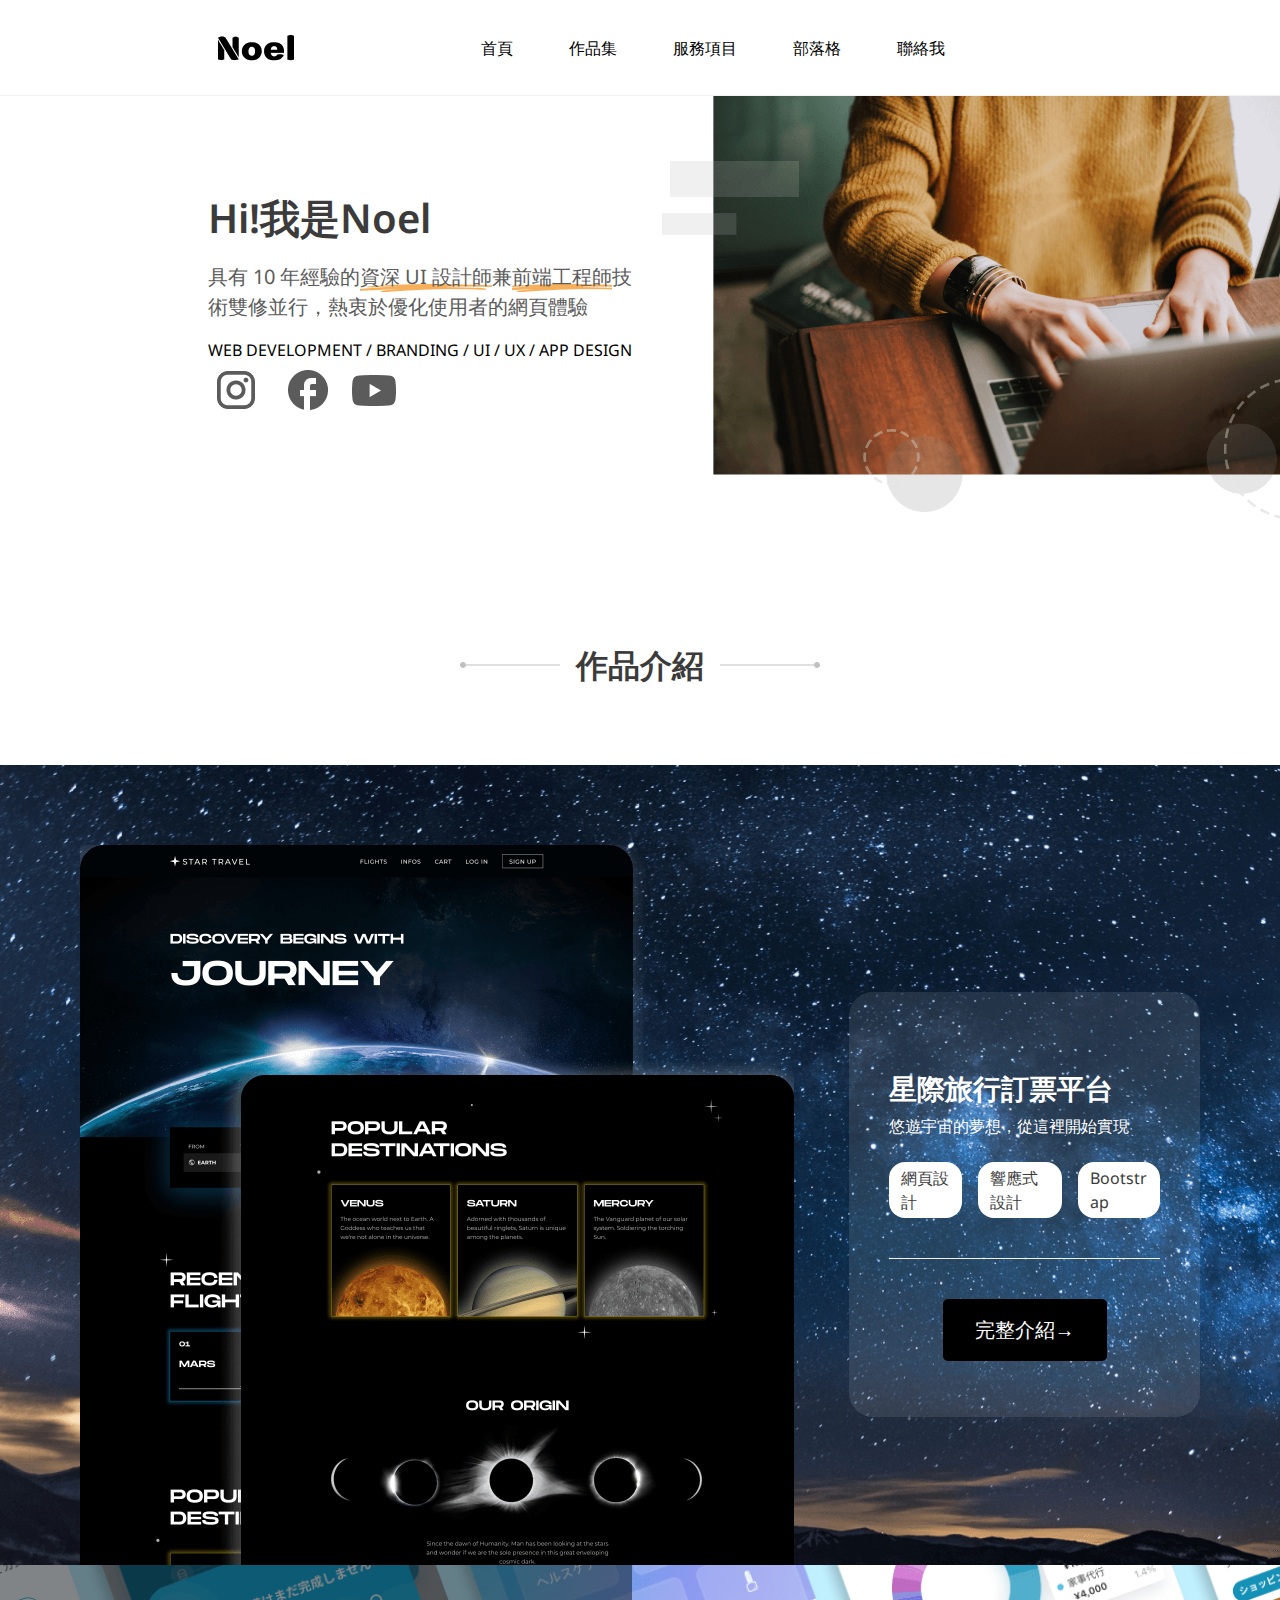
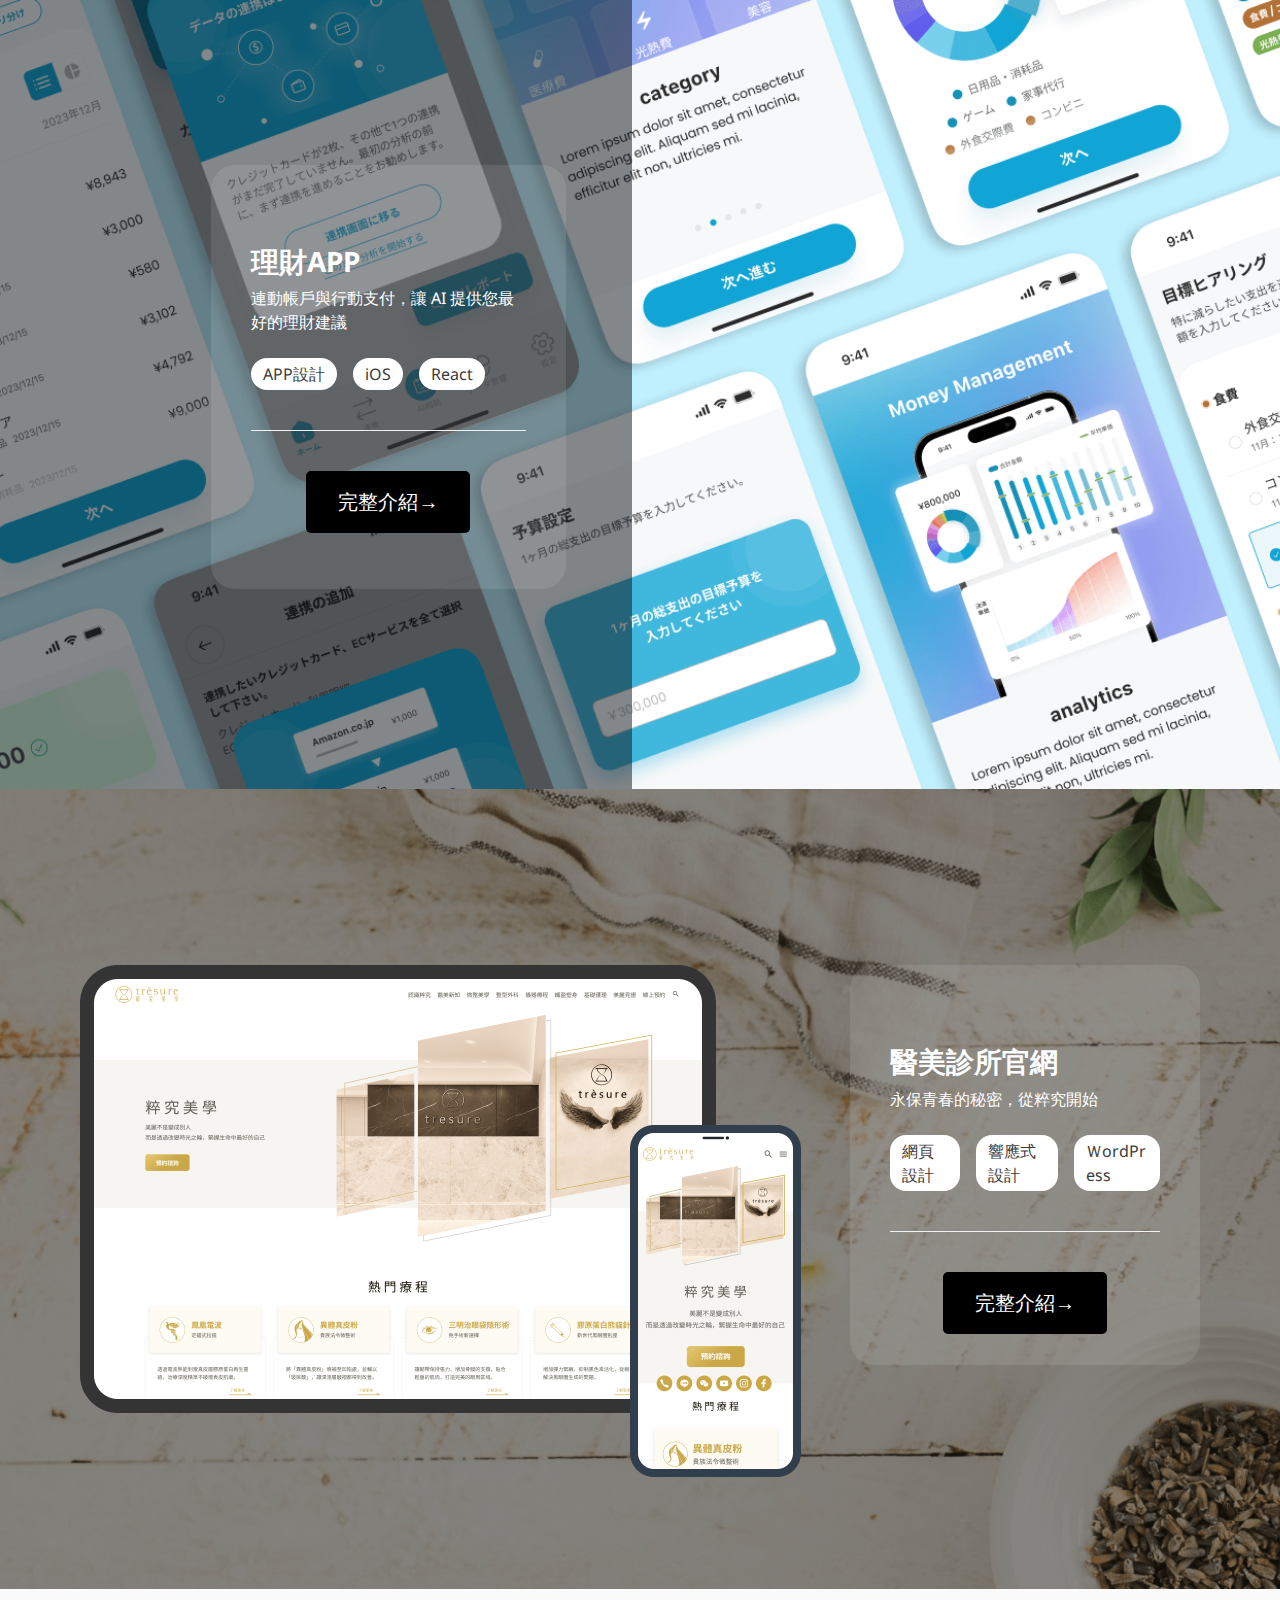
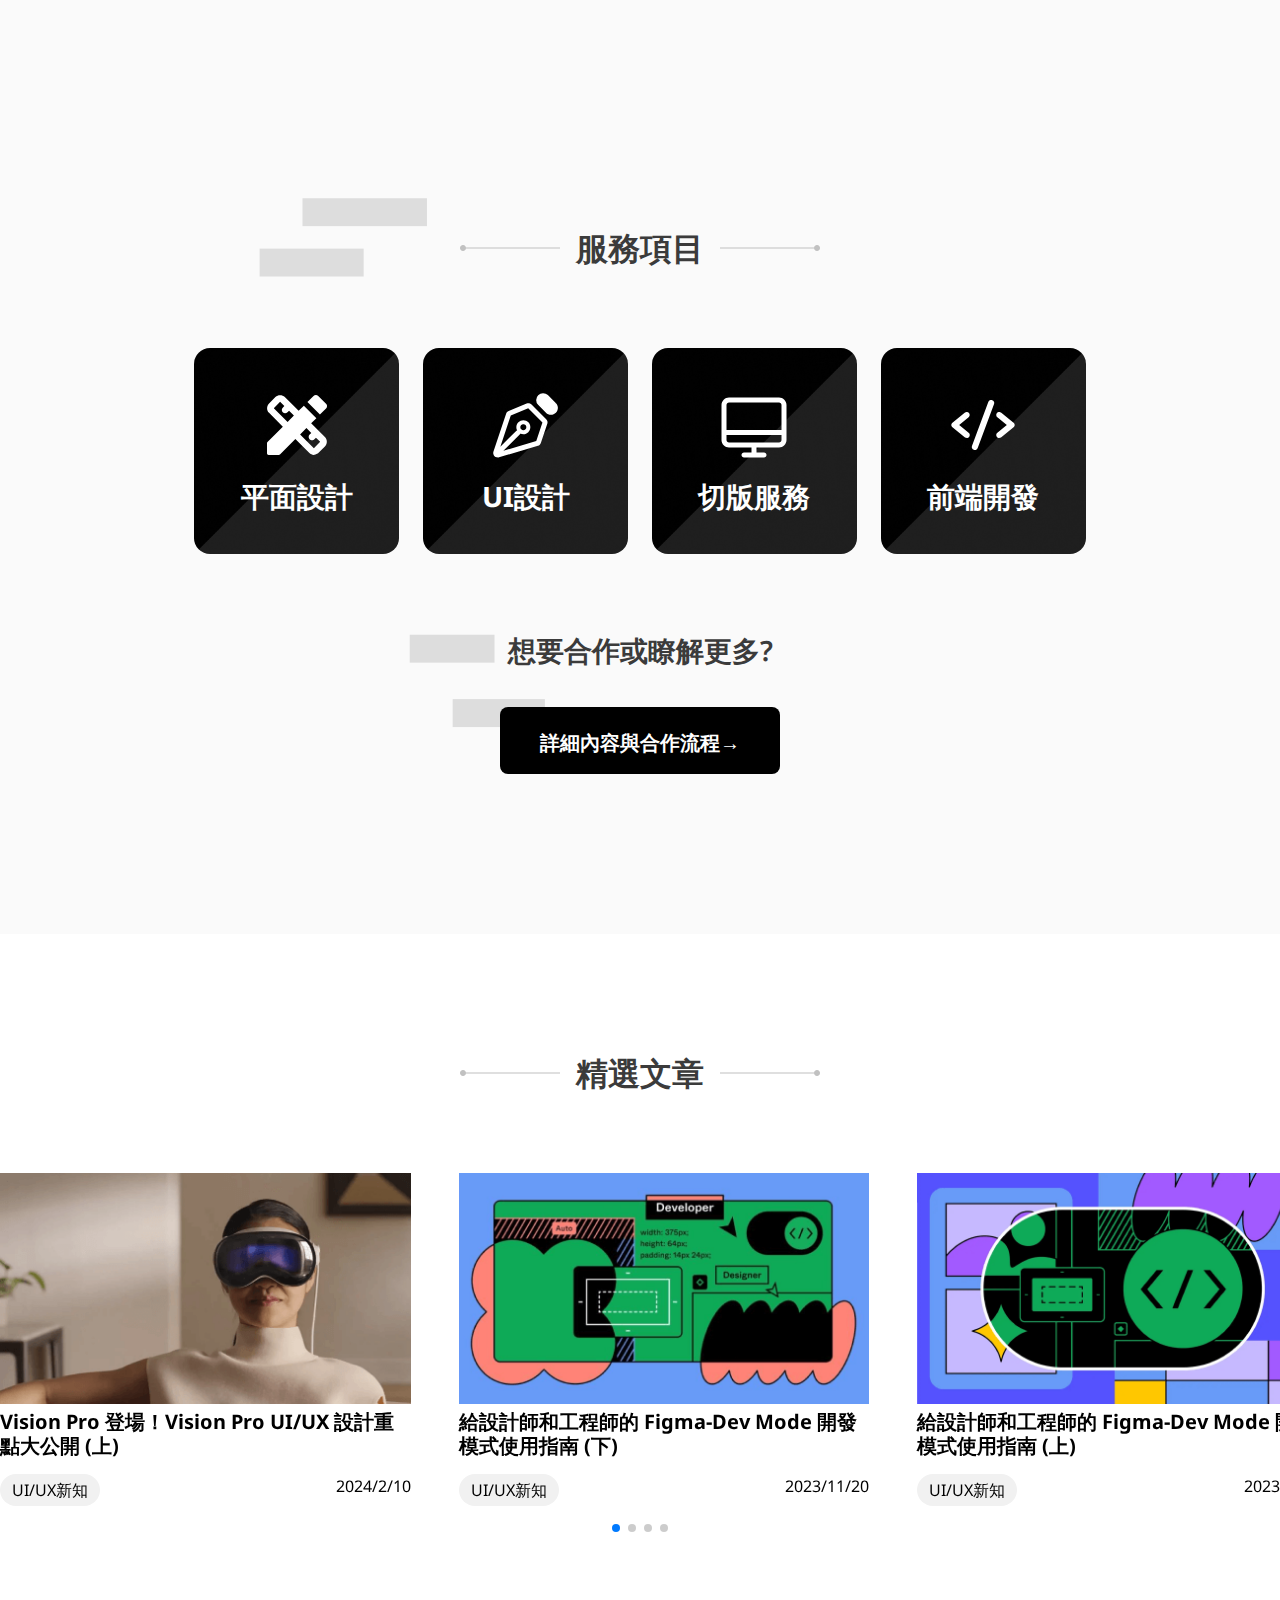
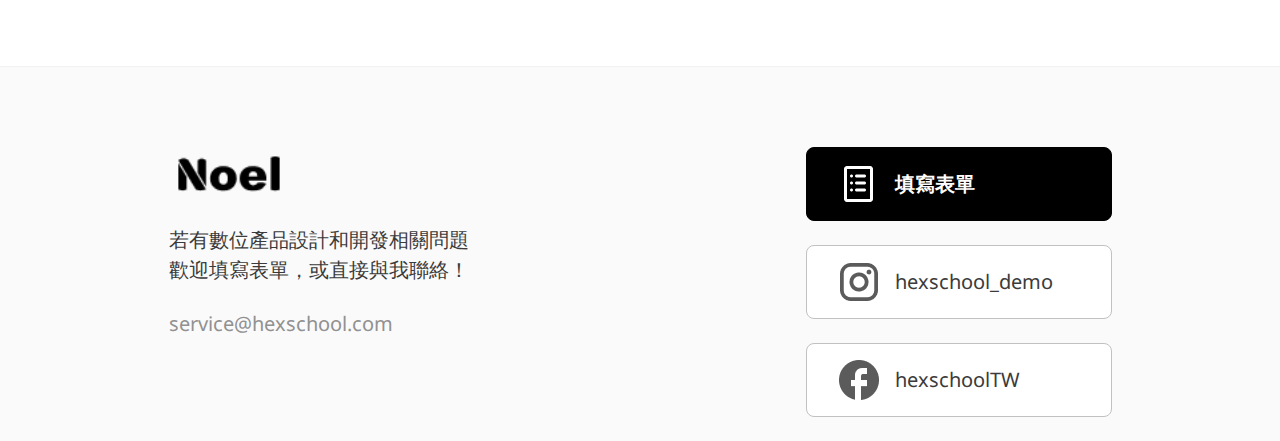
<file: index.html>
<!DOCTYPE html>
<html lang="zh-hant-tw">
<head>
    <meta charset="UTF-8">
    <meta name="viewport" content="width=device-width, initial-scale=1.0">
    <title>個人品牌網站-開發經驗卡片設計</title>
    <link rel="stylesheet" href="index.css">
    <link rel="stylesheet" href="https://cdn.jsdelivr.net/npm/swiper@11/swiper-bundle.min.css"/>
</head>
<body>
    <div class="wrap">
        <header class="header-bg">
            <h1 class="logo"><a href="https://s870012.github.io/hexschoolmission/index"><img src="pic/logo.png" alt="logo"></a></h1>
            <nav>
                <div class="btn">
                    <img src="pic/burger.png" alt="menu" class="burger">
                    <img src="pic/google material icon.png" alt="close-icon" class="closure close">
                </div>
                <ul class="menu close">
                    <li><a href="https://s870012.github.io/hexschoolmission/index">首頁</a></li>
                    <li><a href="https://s870012.github.io/hexschoolmission/workalbum">作品集</a></li>
                    <li><a href="https://s870012.github.io/hexschoolmission/serviceitem">服務項目</a></li>
                    <li><a href="https://s870012.github.io/hexschoolmission/blog">部落格</a></li>
                    <li> <a href="#">聯絡我</a></li>
                </ul>
            </nav>
        </header>
        <div class="menu-bg close"></div>
        <main>
            <section class="banner-bg">
                <div class="slogan">
                    <h1>Hi!我是Noel</h1>
                    <p class="slogan-content">具有 10 年經驗的<span>資深 UI 設計師</span>兼<span>前端工程師</span>技術雙修並行，熱衷於優化使用者的網頁體驗</p>
                    <p class="tags">WEB DEVELOPMENT / BRANDING / UI / UX / APP DESIGN</p>
                    <ul class="icon-list">
                        <li><a href="#"><img src="pic/instagram.png" alt="instagram"></a></li>
                        <li><a href="#"><img src="pic/facebook.png" alt="facebook"></a></li>
                        <li><a href="#"><img src="pic/Subtract.png" alt="youtube"></a></li>
                    </ul>
                </div>
                <div class="banner-pic-lg"><img src="pic/hero-lg.png" alt="hero-lg"></div>
                <div class="banner-pic-sm"><img src="pic/hero-sm.png" alt="hero-sm"></div>
            </section>
            <section class="works-bg">
                <div class="title">
                    <img src="pic/title-deco-left-lg.png" alt="title-deco-left-lg">
                    <p>作品介紹</p>
                    <img src="pic/title-deco-right-lg.png" alt="title-deco-right-lg">
                </div>
                <div class="work-star">
                    <img src="pic/homepage-work1.png" alt="星際旅行訂票平台">
                    <div class="information-star">
                        <h2>星際旅行訂票平台</h2>
                        <p>悠遊宇宙的夢想，從這裡開始實現</p>
                        <ul class="work-tags">
                            <li><a href="#">網頁設計</a></li>
                            <li><a href="#">響應式設計</a></li>
                            <li><a href="#">Bootstrap</a></li>
                        </ul>
                        <div class="introduce">
                            <p><a href="#">完整介紹→</a></p>
                        </div>
                    </div>
                </div>
                <div class="work-app">
                    <div class="work-app-window">
                        <div class="information-app">
                            <h2>理財APP</h2>
                            <p>連動帳戶與行動支付，讓 AI 提供您最好的理財建議</p>
                            <ul class="work-tags">
                                <li><a href="">APP設計</a></li>
                                <li><a href="">iOS</a></li>
                                <li><a href="">React</a></li>
                            </ul>
                            <div class="introduce">
                                <p><a href="#">完整介紹→</a></p>
                            </div>
                        </div>
                    </div>
                </div>
                <div class="work-beauty">
                    <div class="work-beauty-window">
                        <img src="pic/homepage-work3.png" alt="醫美診所官網">
                        <div class="information-beauty">
                            <h2>醫美診所官網</h2>
                            <p>永保青春的秘密，從粹究開始</p>
                            <ul class="work-tags">
                                <li><a href="">網頁設計</a></li>
                                <li><a href="">響應式設計</a></li>
                                <li><a href="">ＷordPress</a></li>
                            </ul>
                            <div class="introduce">
                                <p><a href="#">完整介紹→</a></p>
                            </div>
                        </div>
                    </div>
                </div>
            </section>
            <section class="works-mobile">
                <div>
                    <div class="m-title">
                        <img class="deco-left-sm" src="pic/title-deco-left-sm.png" alt="title-deco-left-sm">
                        <p>作品介紹</p>
                        <img class="deco-right-sm" src="pic/title-deco-right-sm.png" alt="title-deco-right-sm">
                    </div>
                    <div class="m-star-bg"><img src="pic/homepage-work1.png" alt="星際旅行訂票平台"></div>
                    <div class="m-info">
                        <h2>星際旅行訂票平台</h2>
                        <p>悠遊宇宙的夢想，從這裡開始實現</p>
                        <ul>
                            <li><a href="#">網頁設計</a></li>
                            <li><a href="#">響應式設計</a></li>
                            <li><a href="#">Bootstrap</a></li>
                        </ul>
                        <p class="m-intro"><a href="#">完整介紹→</a></p>
                    </div>
                </div>
                <div>
                    <div class="m-app-bg"></div>
                    <div class="m-app-img">
                        <img src="pic/homepage-work2-sm.png" alt="理財APP">
                    </div>
                    <div class="m-info">
                        <h2>理財APP</h2>
                        <p>連動帳戶與行動支付，讓 AI 提供您最好的理財建議</p>
                        <ul>
                            <li><a href="#">APP設計</a></li>
                            <li><a href="#">iOS</a></li>
                            <li><a href="#">React</a></li>
                        </ul>
                        <p class="m-intro"><a href="#">完整介紹→</a></p>
                    </div>
                </div>
                <div>
                    <div class="m-beauty-bg">
                        <div class="m-beauty-window"><img src="pic/homepage-work3.png" alt="醫美診所官網">
                        </div>
                    </div>
                    <div class="m-info">
                        <h2>醫美診所官網</h2>
                        <p>永保青春的秘密，從粹究開始</p>
                        <ul>
                            <li><a href="#">網頁設計</a></li>
                            <li><a href="#">響應式設計</a></li>
                            <li><a href="#">ＷordPress</a></li>
                        </ul>
                        <p class="m-intro"><a href="#">完整介紹→</a></p>
                    </div>
                </div>
            </section>
            <section class="service-bg">
                <div class="title">
                    <img src="pic/title-deco-left-lg.png" alt="title-deco-left-lg">
                    <p>服務項目</p>
                    <img src="pic/title-deco-right-lg.png" alt="title-deco-right-lg">
                </div>
                <div class="m-title">
                    <img class="deco-left-sm" src="pic/title-deco-left-sm.png" alt="title-deco-left-sm">
                    <p>服務項目</p>
                    <img class="deco-right-sm" src="pic/title-deco-right-sm.png" alt="title-deco-right-sm">
                </div>
                <div class="item-container">
                    <ul class="item">
                        <li><a href="#">
                            <img src="pic/service-item-visual.svg" alt="平面設計">
                            <p>平面設計</p></a>
                        </li>
                        <li>
                            <a href="#"><img src="pic/service-item-ui.svg" alt="UI設計">
                            <p>UI設計</p></a>
                        </li>
                        <li>
                            <a href="#"><img src="pic/service-item-html&css.svg" alt="切版服務">
                            <p>切版服務</p></a>
                        </li>
                        <li>
                            <a href="#"><img src="pic/service-item-front-end.svg" alt="前端開發">
                            <p>前端開發</p></a>
                        </li>
                    </ul>
                </div>
                <div class="service-end">
                    <p>想要合作或瞭解更多?</p>
                    <p class="service-detail"><a href="#">詳細內容與合作流程→</a></p>
                </div>
            </section>
            <section class="article-bg">
                <div class="title">
                    <img src="pic/title-deco-left-lg.png" alt="title-deco-left-lg">
                    <p>精選文章</p>
                    <img src="pic/title-deco-right-lg.png" alt="title-deco-right-lg">
                </div>
                <div class="m-title">
                    <img class="deco-left-sm" src="pic/title-deco-left-sm.png" alt="title-deco-left-sm">
                    <p>精選文章</p>
                    <img class="deco-right-sm" src="pic/title-deco-right-sm.png" alt="title-deco-right-sm">
                </div>
                <div class="swiper">
                    <ul class="article-container swiper-wrapper">
                      <li class="swiper-slide">
                        <div>
                          <img src="pic/article-image1.png">
                          <h3><a href="#">Vision Pro 登場！Vision Pro UI/UX 設計重點大公開 (上)</a></h3>
                        </div>
                        <div class="tags-date-list">
                          <p class="tags-date">UI/UX新知</p>
                          <p>2024/2/10</p>
                        </div>
                      </li>
                      <li class="swiper-slide">
                        <div>
                          <img src="pic/article-image2.png" alt="Figma-dev Mode使用指南(下)">
                          <h3><a href="#">給設計師和工程師的 Figma-Dev Mode 開發模式使用指南 (下)</a></h3>
                        </div> 
                        <div class="tags-date-list">
                          <p class="tags-date">UI/UX新知</p>
                          <p>2023/11/20</p>
                        </div>
                      </li>
                      <li class="swiper-slide">
                        <div>
                          <img src="pic/article-image3.png" alt="">
                          <h3><a href="">給設計師和工程師的 Figma-Dev Mode 開發模式使用指南 (上)</a></h3>
                        </div>
                        <div class="tags-date-list">
                          <p class="tags-date">UI/UX新知</p>
                          <p>2023/10/18</p>
                        </div>
                      </li>
                      <li class="swiper-slide">
                        <div>
                          <img src="pic/article-image4.png" alt="">
                          <h3><a href="">虛擬實境 (VR) 介面設計對使用者沈浸感影響的研究</a></h3>
                        </div>
                        <div class="tags-date-list">
                          <p class="tags-date">數位產品設計</p>
                          <p>2023/09/20</p>
                        </div>
                      </li>
                      <li class="swiper-slide">
                        <div>
                          <img src="pic/article-image5.png" alt="">
                          <h3><a href="">想打到目標受眾？先讓設計師跟你都瞭解他們痛在哪！</a></h3>
                        </div>
                        <div class="tags-date-list">
                          <p class="tags-date">數位產品設計</p>
                          <p>2023/08/10</p>
                        </div>
                      </li>
                      <li class="swiper-slide">
                        <div>
                          <img src="pic/article-image6.png" alt="">
                          <h3><a href="">React vs. Vue，哪種前端框架比較好用？從三大面向談起</a></h3>
                        </div>
                        <div class="tags-date-list">
                          <p class="tags-date">前端開發</p>
                          <p>2023/07/03</p>
                        </div>
                      </li>
                    </ul>
                    <div class="swiper-pagination"></div>
                  </div>
                <div class="more-article">
                    <a href="#">更多文章→</a>
                </div>
            </section>
        </main>               
        <footer class="footer-bg">
            <div class="footer-container">
                <div class="footer-about">
                    <a href="#"><img src="pic/logo.png" alt="logo"></a>
                    <p>若有數位產品設計和開發相關問題<br/>
                        歡迎填寫表單，或直接與我聯絡！</p>
                    <a href="#">service@hexschool.com</a>
                </div>
                <div class="social">
                    <ul>
                        <li class="social-form"><img src="pic/list.png" alt="list"><a href="#">填寫表單</a></img></li>
                        <li><img src="pic/instagram.png" alt="instagram"><a href="#">hexschool_demo</a></img></li>
                        <li><img src="pic/facebook.png" alt="facebook"><a href="#">hexschoolTW</a></img></li>
                    </ul>
                </div>
            </div>
        </footer>
        <script src="https://code.jquery.com/jquery-3.7.1.js"></script>
        <script src="https://cdn.jsdelivr.net/npm/swiper@11/swiper-bundle.min.js"></script>
        <script src="index.js"></script>    
    </div>
</body>
</html>
</file>
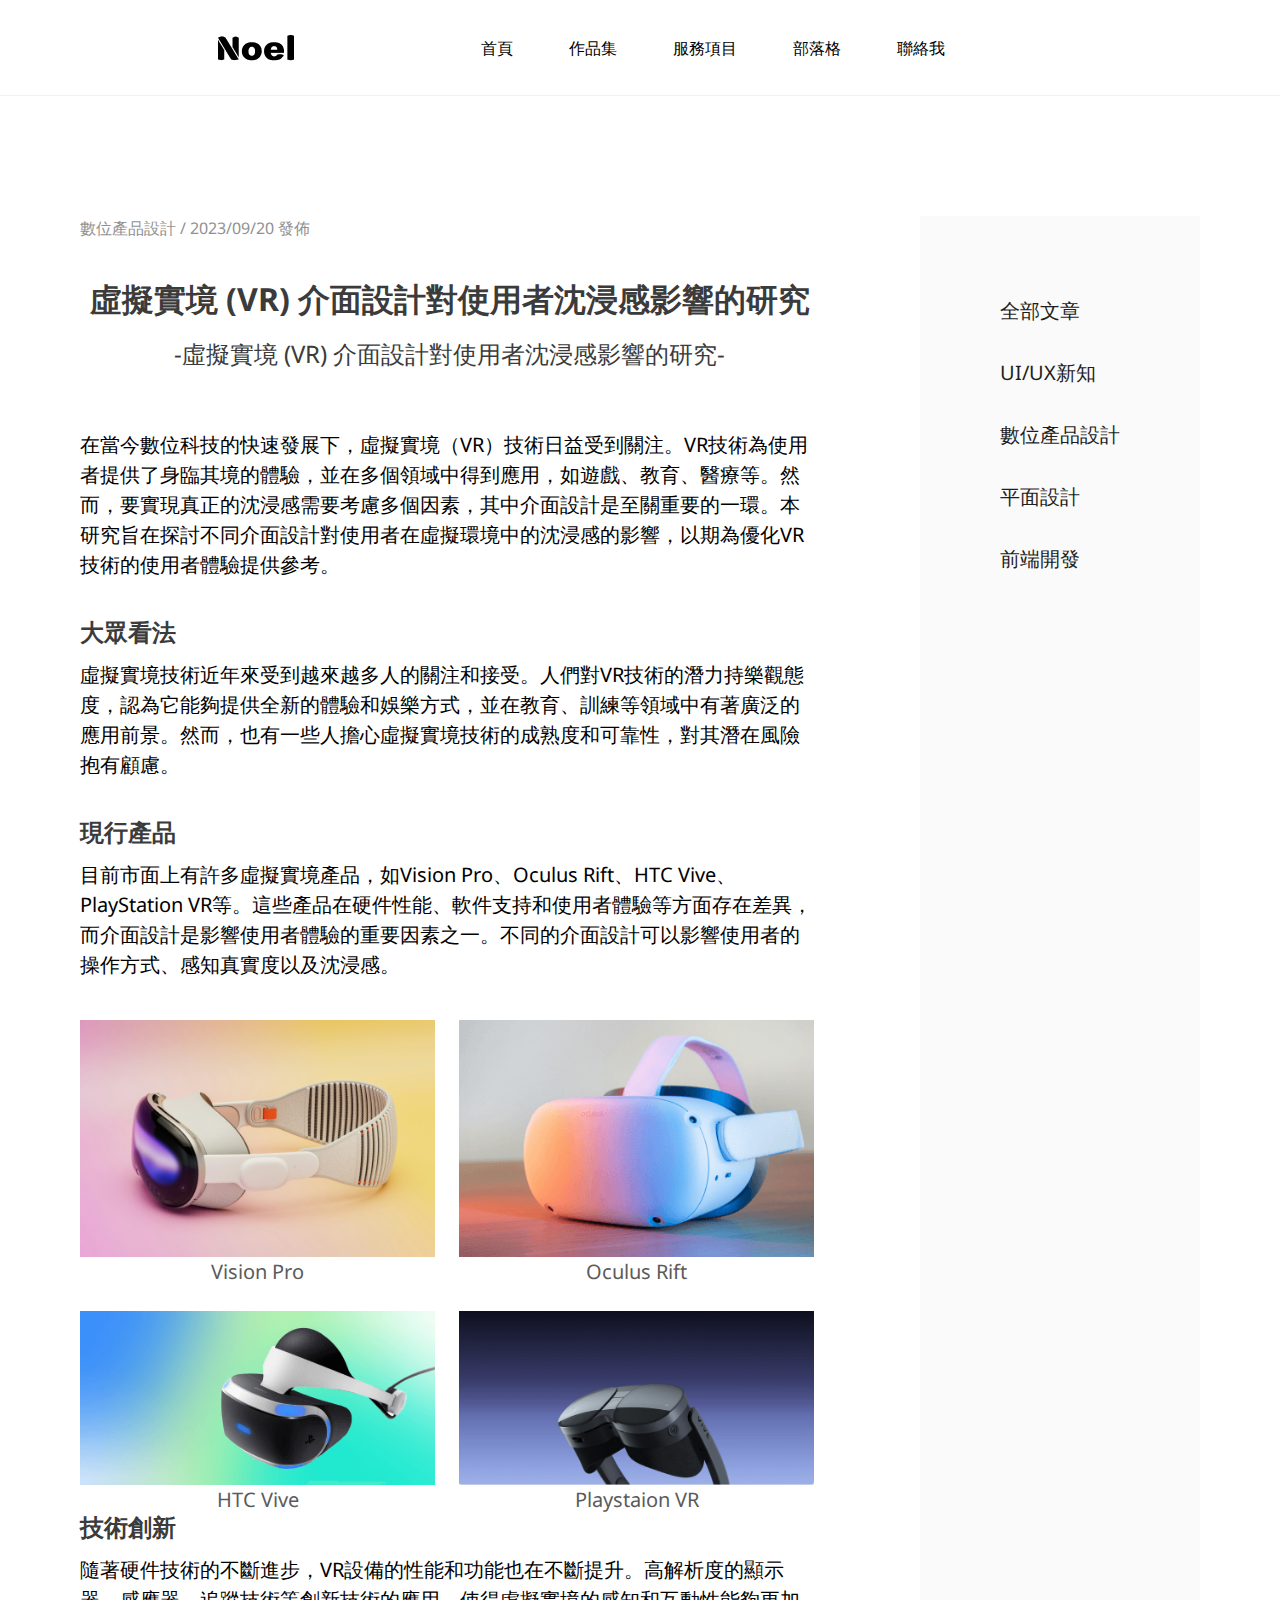
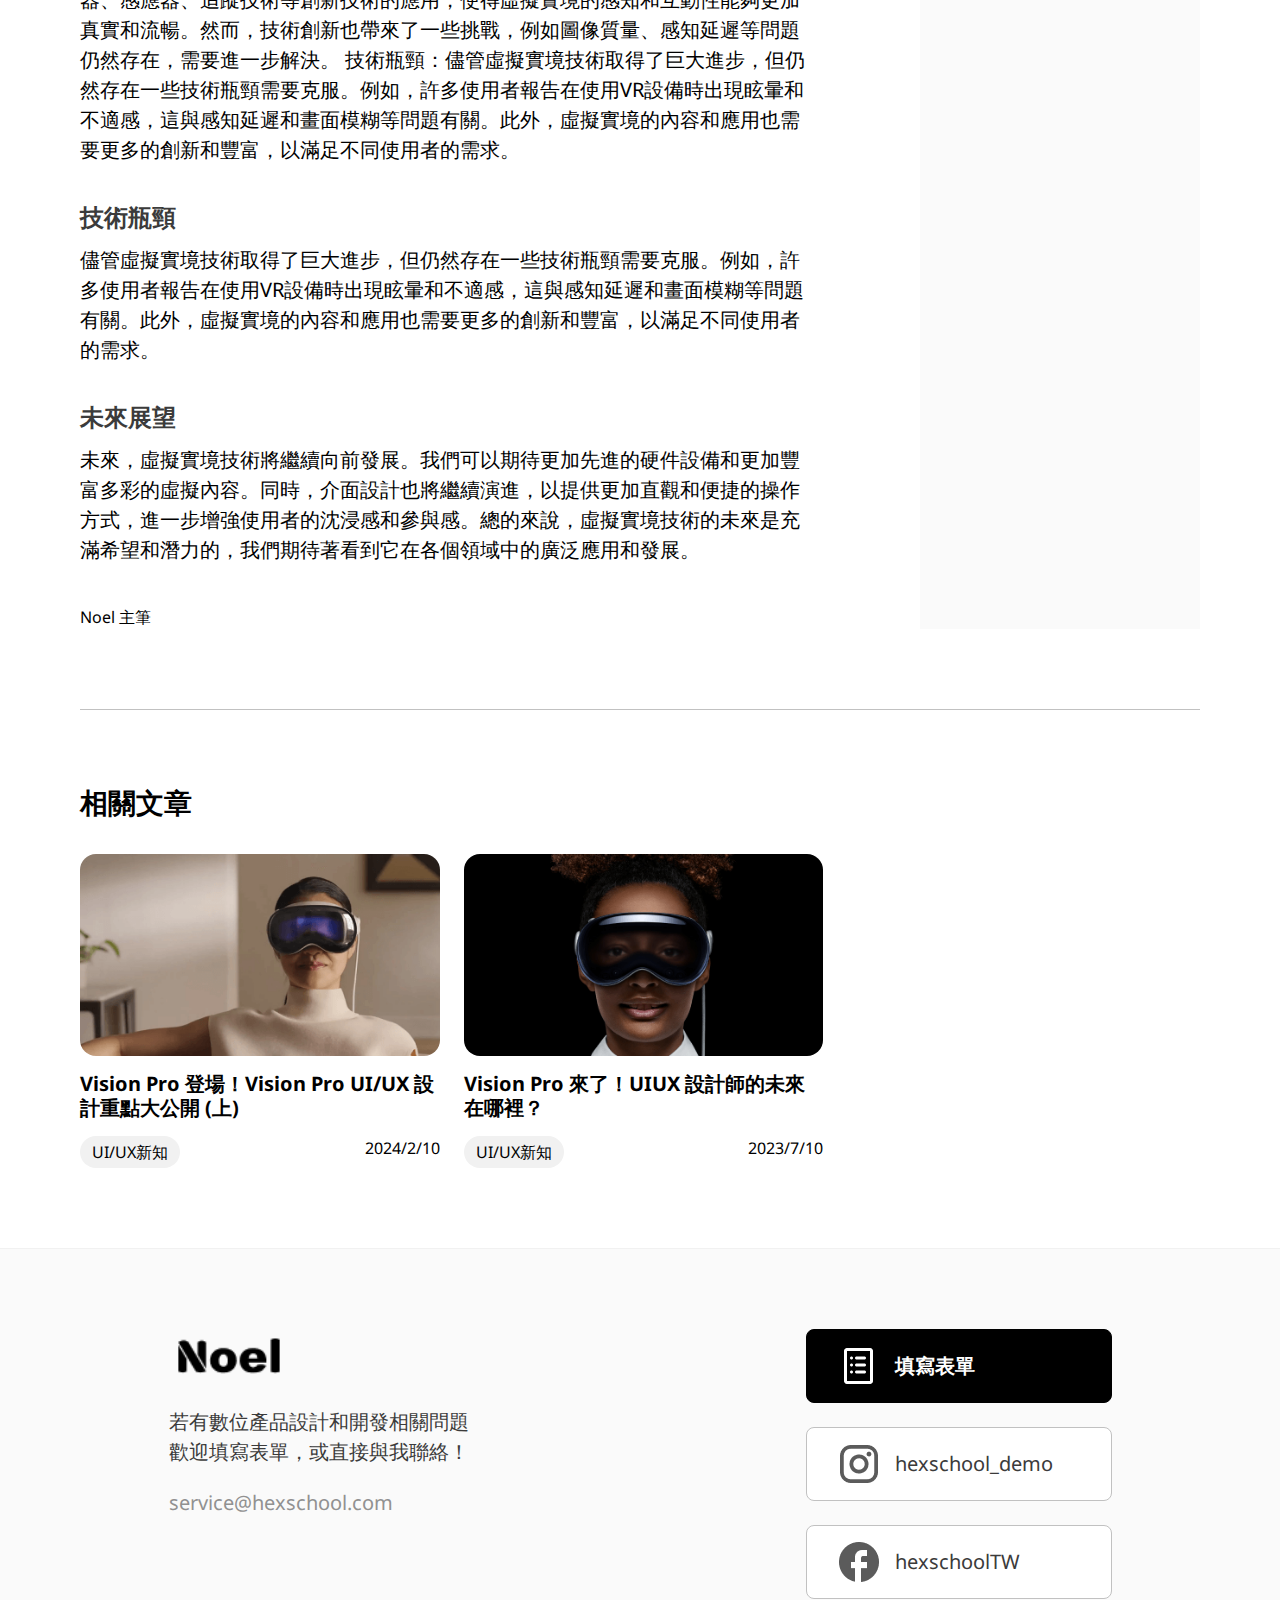
<file: article.html>
<!DOCTYPE html>
<html lang="zh-hant-tw">
<head>
    <meta charset="UTF-8">
    <meta name="viewport" content="width=device-width, initial-scale=1.0">
    <title>個人品牌網站-開發經驗卡片設計</title>
    <link rel="stylesheet" href="article.css">
</head>
<body>
    <div class="wrap">
        <header class="header-bg">
            <h1 class="logo"><a href="https://s870012.github.io/hexschoolmission/index"><img src="pic/logo.png" alt="logo"></a></h1>
            <nav>
                <div class="btn">
                    <img src="pic/burger.png" alt="menu" class="burger">
                    <img src="pic/google material icon.png" alt="close-icon" class="closure close">
                </div>
                <ul class="menu close">
                    <li><a href="https://s870012.github.io/hexschoolmission/index">首頁</a></li>
                    <li><a href="https://s870012.github.io/hexschoolmission/workalbum">作品集</a></li>
                    <li><a href="https://s870012.github.io/hexschoolmission/serviceitem">服務項目</a></li>
                    <li><a href="https://s870012.github.io/hexschoolmission/blog">部落格</a></li>
                    <li> <a href="#">聯絡我</a></li>
                </ul>
            </nav>
        </header>
        <div class="menu-bg close"></div>  
        <main class="article-bg">
            <section class="article-container">
                <div class="article-content">
                    <div class="tags-date">數位產品設計 / <span>2023/09/20 發佈</span></div>
                    <h2>虛擬實境 (VR) 介面設計對使用者沈浸感影響的研究</h2>
                    <div class="subtitle">-虛擬實境 (VR) 介面設計對使用者沈浸感影響的研究-</div>
                    <p>在當今數位科技的快速發展下，虛擬實境（VR）技術日益受到關注。VR技術為使用者提供了身臨其境的體驗，並在多個領域中得到應用，如遊戲、教育、醫療等。然而，要實現真正的沈浸感需要考慮多個因素，其中介面設計是至關重要的一環。本研究旨在探討不同介面設計對使用者在虛擬環境中的沈浸感的影響，以期為優化VR技術的使用者體驗提供參考。</p>
                    <h3>大眾看法</h3>
                    <p>虛擬實境技術近年來受到越來越多人的關注和接受。人們對VR技術的潛力持樂觀態度，認為它能夠提供全新的體驗和娛樂方式，並在教育、訓練等領域中有著廣泛的應用前景。然而，也有一些人擔心虛擬實境技術的成熟度和可靠性，對其潛在風險抱有顧慮。</p>
                    <h3>現行產品</h3>
                    <p>目前市面上有許多虛擬實境產品，如Vision Pro、Oculus Rift、HTC Vive、PlayStation VR等。這些產品在硬件性能、軟件支持和使用者體驗等方面存在差異，而介面設計是影響使用者體驗的重要因素之一。不同的介面設計可以影響使用者的操作方式、感知真實度以及沈浸感。</p>
                    <div class="img-container">
                        <div class="item">
                            <img src="pic/vision-pro.png" alt="Vision Pro">
                            <p class="item-name">Vision Pro</p>
                        </div>
                        <div class="item">
                            <img src="pic/oculus-rift.png" alt="Oculus Rift">
                            <p class="item-name">Oculus Rift</p>
                        </div>
                        <div class="item">
                            <img src="pic/htc-vive.png" alt="HTC Vive">
                            <p class="item-name">HTC Vive</p>
                        </div>
                        <div class="item">
                            <img src="pic/playstation-vr.png" alt="Playstaion VR">
                            <p class="item-name">Playstaion VR</p>
                        </div>
                    </div>
                    <h3>技術創新</h3>
                    <p>隨著硬件技術的不斷進步，VR設備的性能和功能也在不斷提升。高解析度的顯示器、感應器、追蹤技術等創新技術的應用，使得虛擬實境的感知和互動性能夠更加真實和流暢。然而，技術創新也帶來了一些挑戰，例如圖像質量、感知延遲等問題仍然存在，需要進一步解決。
                        技術瓶頸：儘管虛擬實境技術取得了巨大進步，但仍然存在一些技術瓶頸需要克服。例如，許多使用者報告在使用VR設備時出現眩暈和不適感，這與感知延遲和畫面模糊等問題有關。此外，虛擬實境的內容和應用也需要更多的創新和豐富，以滿足不同使用者的需求。</p>
                    <h3>技術瓶頸</h3>
                    <p>儘管虛擬實境技術取得了巨大進步，但仍然存在一些技術瓶頸需要克服。例如，許多使用者報告在使用VR設備時出現眩暈和不適感，這與感知延遲和畫面模糊等問題有關。此外，虛擬實境的內容和應用也需要更多的創新和豐富，以滿足不同使用者的需求。</p>
                    <h3>未來展望</h3>
                    <p>未來，虛擬實境技術將繼續向前發展。我們可以期待更加先進的硬件設備和更加豐富多彩的虛擬內容。同時，介面設計也將繼續演進，以提供更加直觀和便捷的操作方式，進一步增強使用者的沈浸感和參與感。總的來說，虛擬實境技術的未來是充滿希望和潛力的，我們期待著看到它在各個領域中的廣泛應用和發展。</p>
                    <div class="author">Noel 主筆</div>
                </div>
                <ul class="article-list">
                    <li><a href="">全部文章</a></li>
                    <li><a href="">UI/UX新知</a></li>
                    <li><a href="">數位產品設計</a></li>
                    <li><a href="">平面設計</a></li>
                    <li><a href="">前端開發</a></li>
                </ul>
            </section>
            <section class="reference-bg">
                <h2>相關文章</h2>
                <ul class="reference-container">
                    <li>
                        <div>
                            <img src="pic/article-image1.png" alt="UI/UX設計重點大公開(上)">
                            <h3><a href="#">Vision Pro 登場！Vision Pro UI/UX 設計重點大公開 (上)</a></h3>
                        </div>
                        <div class="tags-date-box">
                            <p class="tags">UI/UX新知</p>
                            <p>2024/2/10</p>
                        </div>
                    </li>
                    <li>
                        <div>
                            <img src="pic/article-image7.png" alt="Figma-dev Mode使用指南(下)">
                            <h3><a href="#">Vision Pro 來了！UIUX 設計師的未來在哪裡？</a></h3>
                        </div> 
                        <div class="tags-date-box">
                            <p class="tags">UI/UX新知</p>
                            <p>2023/7/10</p>
                        </div>
                    </li>
                </ul>
            </section>
        </main>
        <footer class="footer-bg">
            <div class="footer-container">
                <div class="footer-about">
                    <a href="#"><img src="pic/logo.png" alt="logo"></a>
                    <p>若有數位產品設計和開發相關問題<br/>
                        歡迎填寫表單，或直接與我聯絡！</p>
                    <a href="#">service@hexschool.com</a>
                </div>
                <div class="social">
                    <ul>
                        <li class="social-form"><img src="pic/list.png" alt="list"><a href="#">填寫表單</a></img></li>
                        <li><img src="pic/instagram.png" alt="instagram"><a href="#">hexschool_demo</a></img></li>
                        <li><img src="pic/facebook.png" alt="facebook"><a href="#">hexschoolTW</a></img></li>
                    </ul>
                </div>
            </div>
        </footer>
        <script src="https://code.jquery.com/jquery-3.7.1.js"></script>
        <script src="index.js"></script>    
    </div>
</body>
</html>
</file>
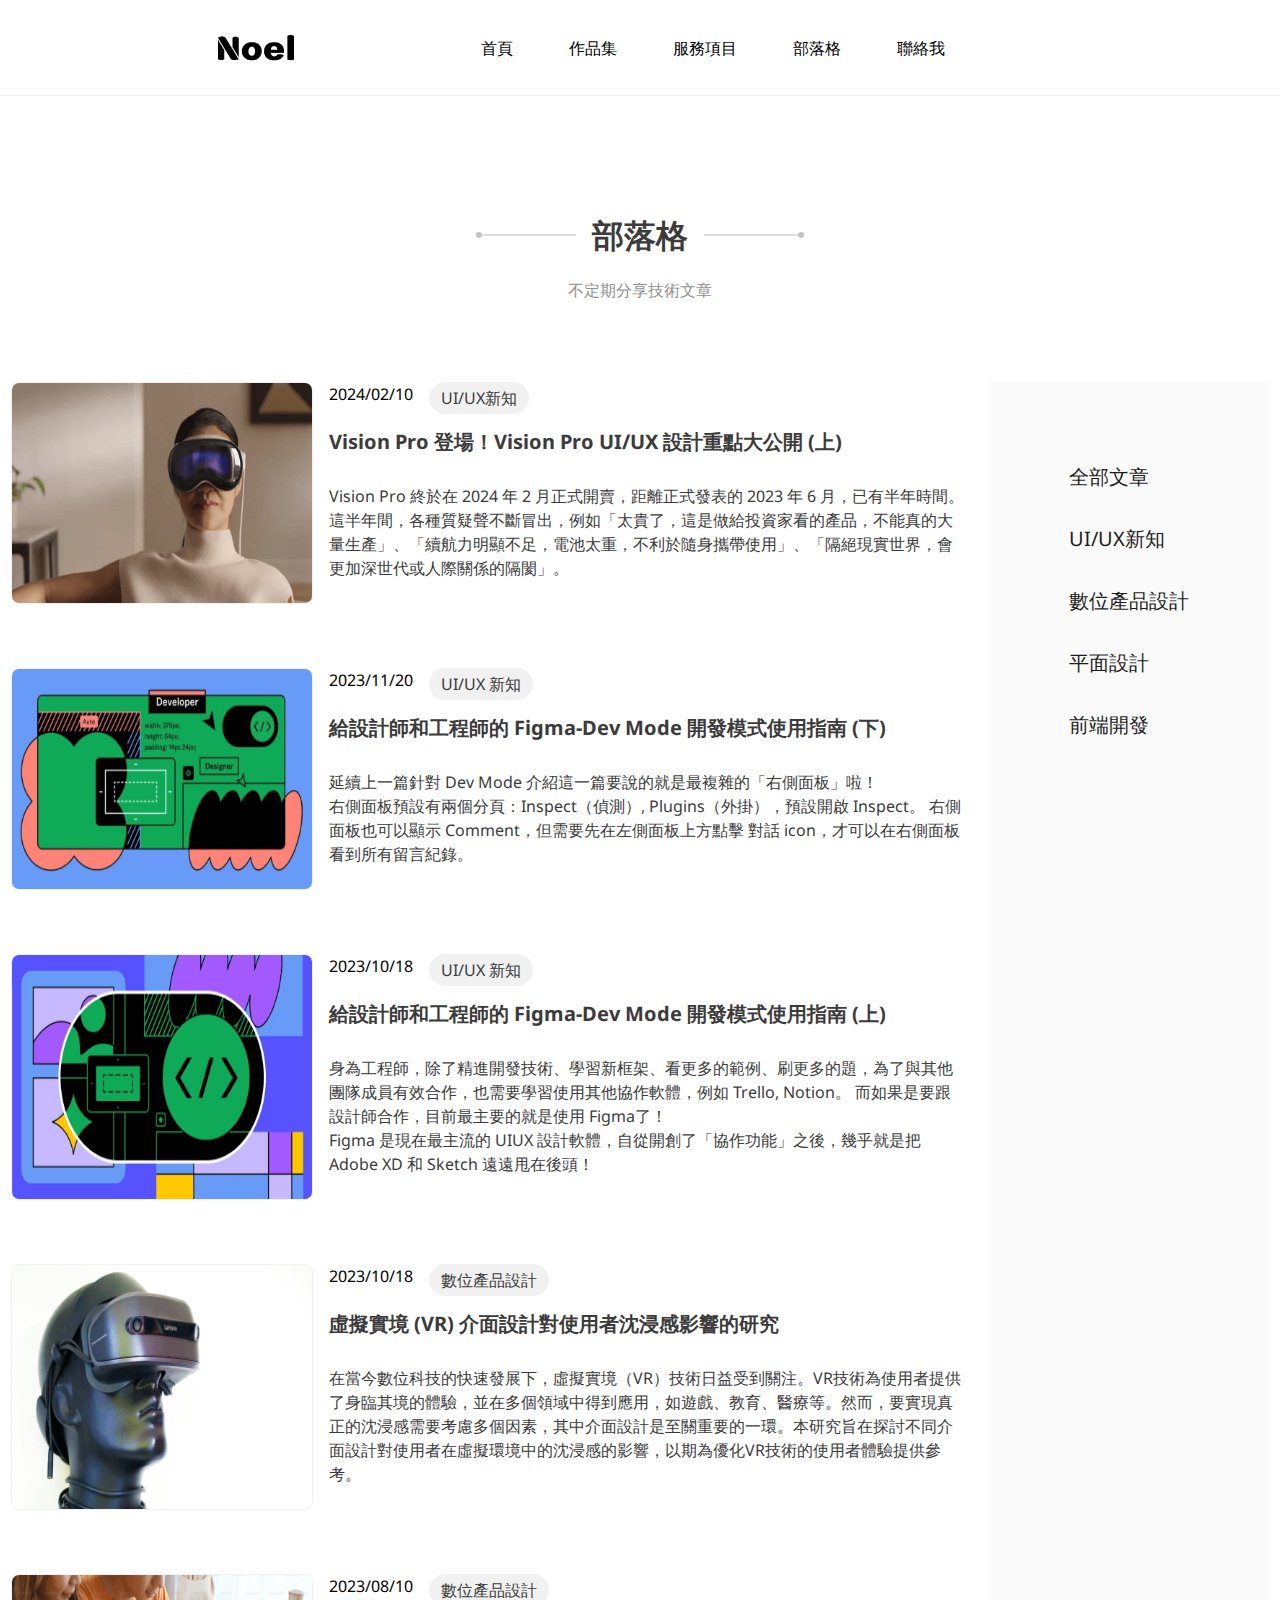
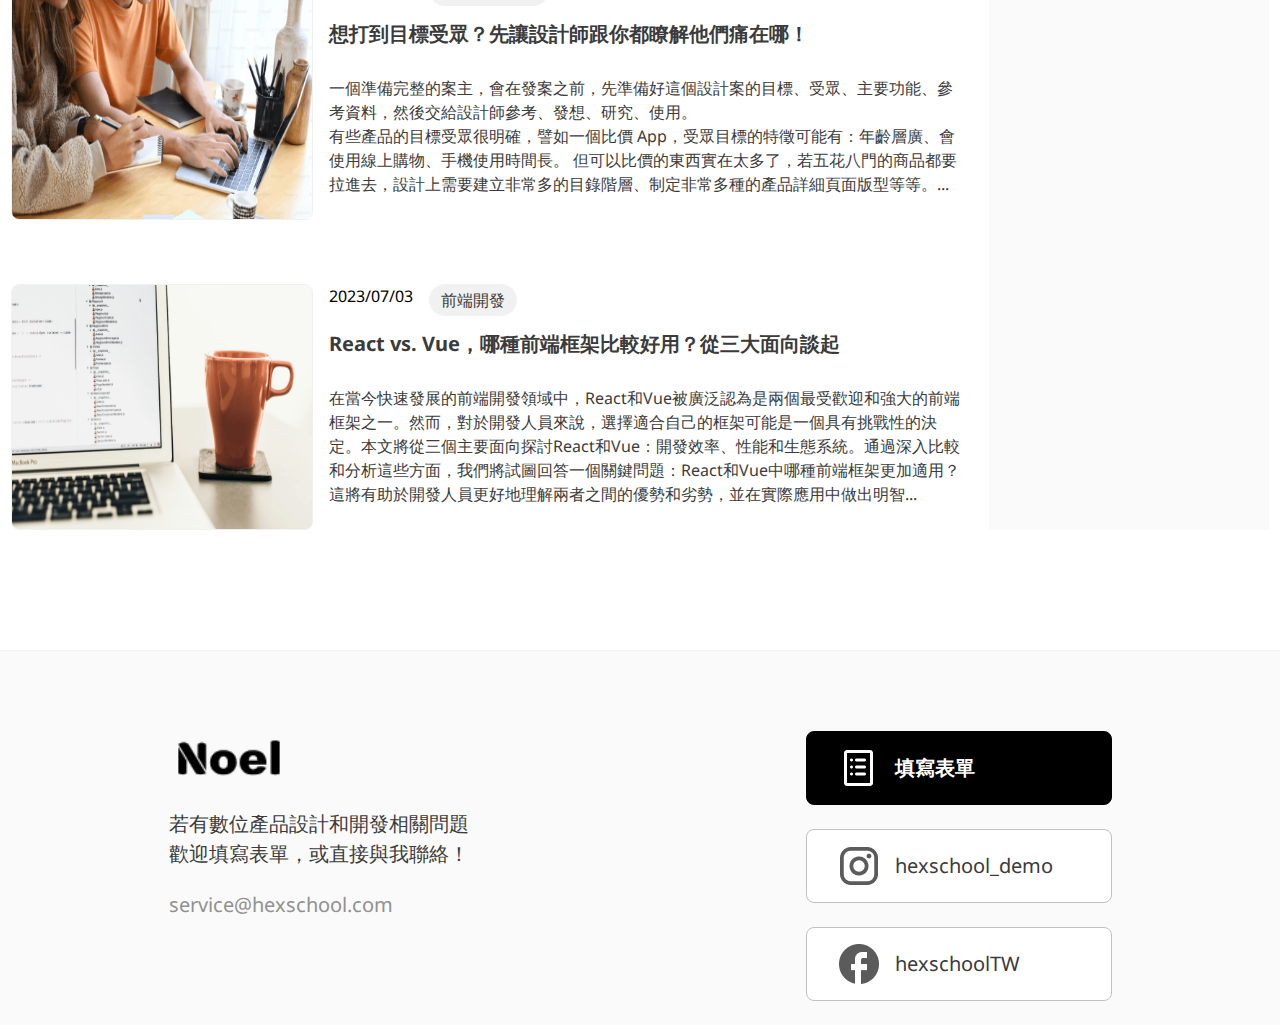
<file: blog.html>
<!DOCTYPE html>
<html lang="zh-hant-tw">
<head>
    <meta charset="UTF-8">
    <meta name="viewport" content="width=device-width, initial-scale=1.0">
    <title>個人品牌網站-開發經驗卡片設計</title>
    <link rel="stylesheet" href="blog.css">
</head>
<body>
    <div class="wrap">
        <header class="header-bg">
            <h1 class="logo"><a href="https://s870012.github.io/hexschoolmission/index"><img src="pic/logo.png" alt="logo"></a></h1>
            <nav>
                <div class="btn">
                    <img src="pic/burger.png" alt="menu" class="burger">
                    <img src="pic/google material icon.png" alt="close-icon" class="closure close">
                </div>
                <ul class="menu close">
                    <li><a href="https://s870012.github.io/hexschoolmission/index">首頁</a></li>
                    <li><a href="https://s870012.github.io/hexschoolmission/workalbum">作品集</a></li>
                    <li><a href="https://s870012.github.io/hexschoolmission/serviceitem">服務項目</a></li>
                    <li><a href="https://s870012.github.io/hexschoolmission/blog">部落格</a></li>
                    <li> <a href="#">聯絡我</a></li>
                </ul>
            </nav>
        </header>
        <div class="menu-bg close"></div>
        <main class="blog-bg">
            <div class="title">
                <img src="pic/title-deco-left-lg.png" alt="title-deco-left-lg">
                <p>部落格</p>
                <img src="pic/title-deco-right-lg.png" alt="title-deco-right-lg">
            </div>
            <div class="m-title">
                <img class="deco-left-sm" src="pic/title-deco-left-sm.png" alt="title-deco-left-sm">
                <p>部落格</p>
                <img class="deco-right-sm" src="pic/title-deco-right-sm.png" alt="title-deco-right-sm">
            </div>
            <p class="blog-share">不定期分享技術文章</p>
            <div class="blog-container">
                <ul class="blog-list">
                    <li class="blog-box">
                        <img src="pic/article-image1.png" alt="">
                        <div class="blog-content">
                            <div class="tags-box">
                                <div>2024/02/10</div>
                                <div class="tags"><a href="">UI/UX新知</a></div>
                            </div>
                            <h2><a href="https://s870012.github.io/hexschoolmission/article">Vision Pro 登場！Vision Pro UI/UX 設計重點大公開 (上)</a></h2>
                            <p>Vision Pro 終於在 2024 年 2 月正式開賣，距離正式發表的 2023 年 6 月，已有半年時間。這半年間，各種質疑聲不斷冒出，例如「太貴了，這是做給投資家看的產品，不能真的大量生產」、「續航力明顯不足，電池太重，不利於隨身攜帶使用」、「隔絕現實世界，會更加深世代或人際關係的隔閡」。</p>
                        </div>
                    </li>
                    <li class="blog-box">
                        <img src="pic/article-image2.png" alt="">
                        <div class="blog-content">
                            <div class="tags-box">
                                <div>2023/11/20</div>
                                <div class="tags"><a href="">UI/UX 新知</a></div>
                            </div>
                            <h2><a href="https://s870012.github.io/hexschoolmission/article">給設計師和工程師的 Figma-Dev Mode 開發模式使用指南 (下)</a></h2>
                            <p>延續上一篇針對 Dev Mode 介紹這一篇要說的就是最複雜的「右側面板」啦！<br/>右側面板預設有兩個分頁：Inspect（偵測）, Plugins（外掛），預設開啟 Inspect。 右側面板也可以顯示 Comment，但需要先在左側面板上方點擊 對話 icon，才可以在右側面板看到所有留言紀錄。</p>
                        </div>
                    </li>
                    <li class="blog-box">
                        <img src="pic/article-image3.png" alt="">
                        <div class="blog-content">
                            <div class="tags-box">
                                <div>2023/10/18</div>
                                <div class="tags"><a href="">UI/UX 新知</a></div>
                            </div>
                            <h2><a href="https://s870012.github.io/hexschoolmission/article">給設計師和工程師的 Figma-Dev Mode 開發模式使用指南 (上)</a></h2>
                            <p>身為工程師，除了精進開發技術、學習新框架、看更多的範例、刷更多的題，為了與其他團隊成員有效合作，也需要學習使用其他協作軟體，例如 Trello, Notion。 而如果是要跟設計師合作，目前最主要的就是使用 Figma了！<br>
                            Figma 是現在最主流的 UIUX 設計軟體，自從開創了「協作功能」之後，幾乎就是把 Adobe XD 和 Sketch 遠遠甩在後頭！</p>
                        </div>
                    </li>
                    <li class="blog-box">
                        <img src="pic/article-image4.png" alt="">
                        <div class="blog-content">
                            <div class="tags-box">
                                <div>2023/10/18</div>
                                <div class="tags"><a href="">數位產品設計</a></div>
                            </div>
                            <h2><a href="https://s870012.github.io/hexschoolmission/article">虛擬實境 (VR) 介面設計對使用者沈浸感影響的研究</a></h2>
                            <p>在當今數位科技的快速發展下，虛擬實境（VR）技術日益受到關注。VR技術為使用者提供了身臨其境的體驗，並在多個領域中得到應用，如遊戲、教育、醫療等。然而，要實現真正的沈浸感需要考慮多個因素，其中介面設計是至關重要的一環。本研究旨在探討不同介面設計對使用者在虛擬環境中的沈浸感的影響，以期為優化VR技術的使用者體驗提供參考。</p>
                        </div>
                    </li>
                    <li class="blog-box">
                        <img src="pic/article-image5.png" alt="">
                        <div class="blog-content">
                            <div class="tags-box">
                                <div>2023/08/10</div>
                                <div class="tags"><a href="">數位產品設計</a></div>
                            </div>
                            <h2><a href="https://s870012.github.io/hexschoolmission/article">想打到目標受眾？先讓設計師跟你都瞭解他們痛在哪！</a></h2>
                            <p>一個準備完整的案主，會在發案之前，先準備好這個設計案的目標、受眾、主要功能、參考資料，然後交給設計師參考、發想、研究、使用。<br>
                            有些產品的目標受眾很明確，譬如一個比價 App，受眾目標的特徵可能有：年齡層廣、會使用線上購物、手機使用時間長。 但可以比價的東西實在太多了，若五花八門的商品都要拉進去，設計上需要建立非常多的目錄階層、制定非常多種的產品詳細頁面版型等等。...</p>
                        </div>
                    </li>
                    <li class="blog-box">
                        <img src="pic/article-image6.png" alt="">
                        <div class="blog-content">
                            <div class="tags-box">
                                <div>2023/07/03</div>
                                <div class="tags"><a href="">前端開發</a></div>
                            </div>
                            <h2><a href="https://s870012.github.io/hexschoolmission/article">React vs. Vue，哪種前端框架比較好用？從三大面向談起</a></h2>
                            <p>在當今快速發展的前端開發領域中，React和Vue被廣泛認為是兩個最受歡迎和強大的前端框架之一。然而，對於開發人員來說，選擇適合自己的框架可能是一個具有挑戰性的決定。本文將從三個主要面向探討React和Vue：開發效率、性能和生態系統。通過深入比較和分析這些方面，我們將試圖回答一個關鍵問題：React和Vue中哪種前端框架更加適用？這將有助於開發人員更好地理解兩者之間的優勢和劣勢，並在實際應用中做出明智...</p>
                        </div>
                    </li>
                </ul>
                <ul class="article-list">
                    <li><a href="">全部文章</a></li>
                    <li><a href="">UI/UX新知</a></li>
                    <li><a href="">數位產品設計</a></li>
                    <li><a href="">平面設計</a></li>
                    <li><a href="">前端開發</a></li>
                </ul>
            </div>
        </main>
        <footer class="footer-bg">
            <div class="footer-container">
                <div class="footer-about">
                    <a href="#"><img src="pic/logo.png" alt="logo"></a>
                    <p>若有數位產品設計和開發相關問題<br/>
                        歡迎填寫表單，或直接與我聯絡！</p>
                    <a href="#">service@hexschool.com</a>
                </div>
                <div class="social">
                    <ul>
                        <li class="social-form"><img src="pic/list.png" alt="list"><a href="#">填寫表單</a></img></li>
                        <li><img src="pic/instagram.png" alt="instagram"><a href="#">hexschool_demo</a></img></li>
                        <li><img src="pic/facebook.png" alt="facebook"><a href="#">hexschoolTW</a></img></li>
                    </ul>
                </div>
            </div>
        </footer>
    </div>
    <script src="https://code.jquery.com/jquery-3.7.1.js"></script>
    <script src="index.js"></script>
</body>
</html>
</file>
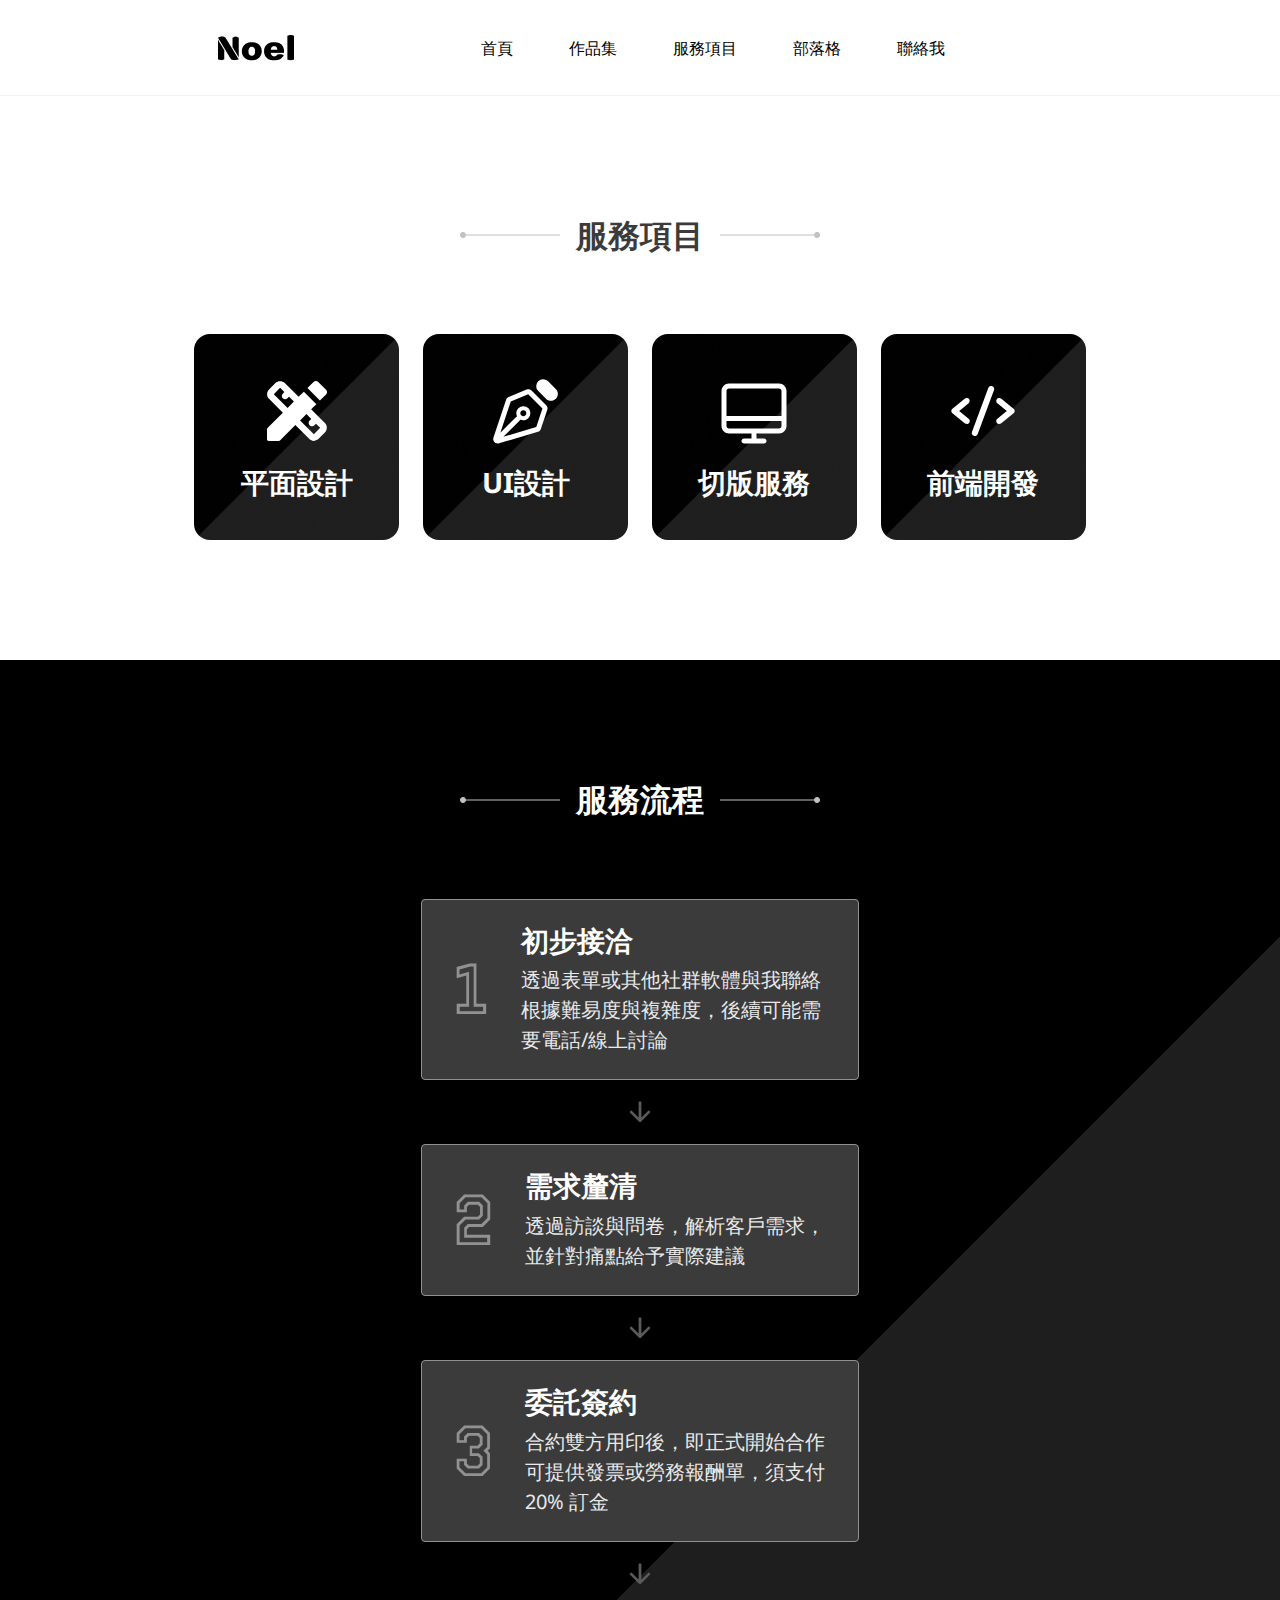
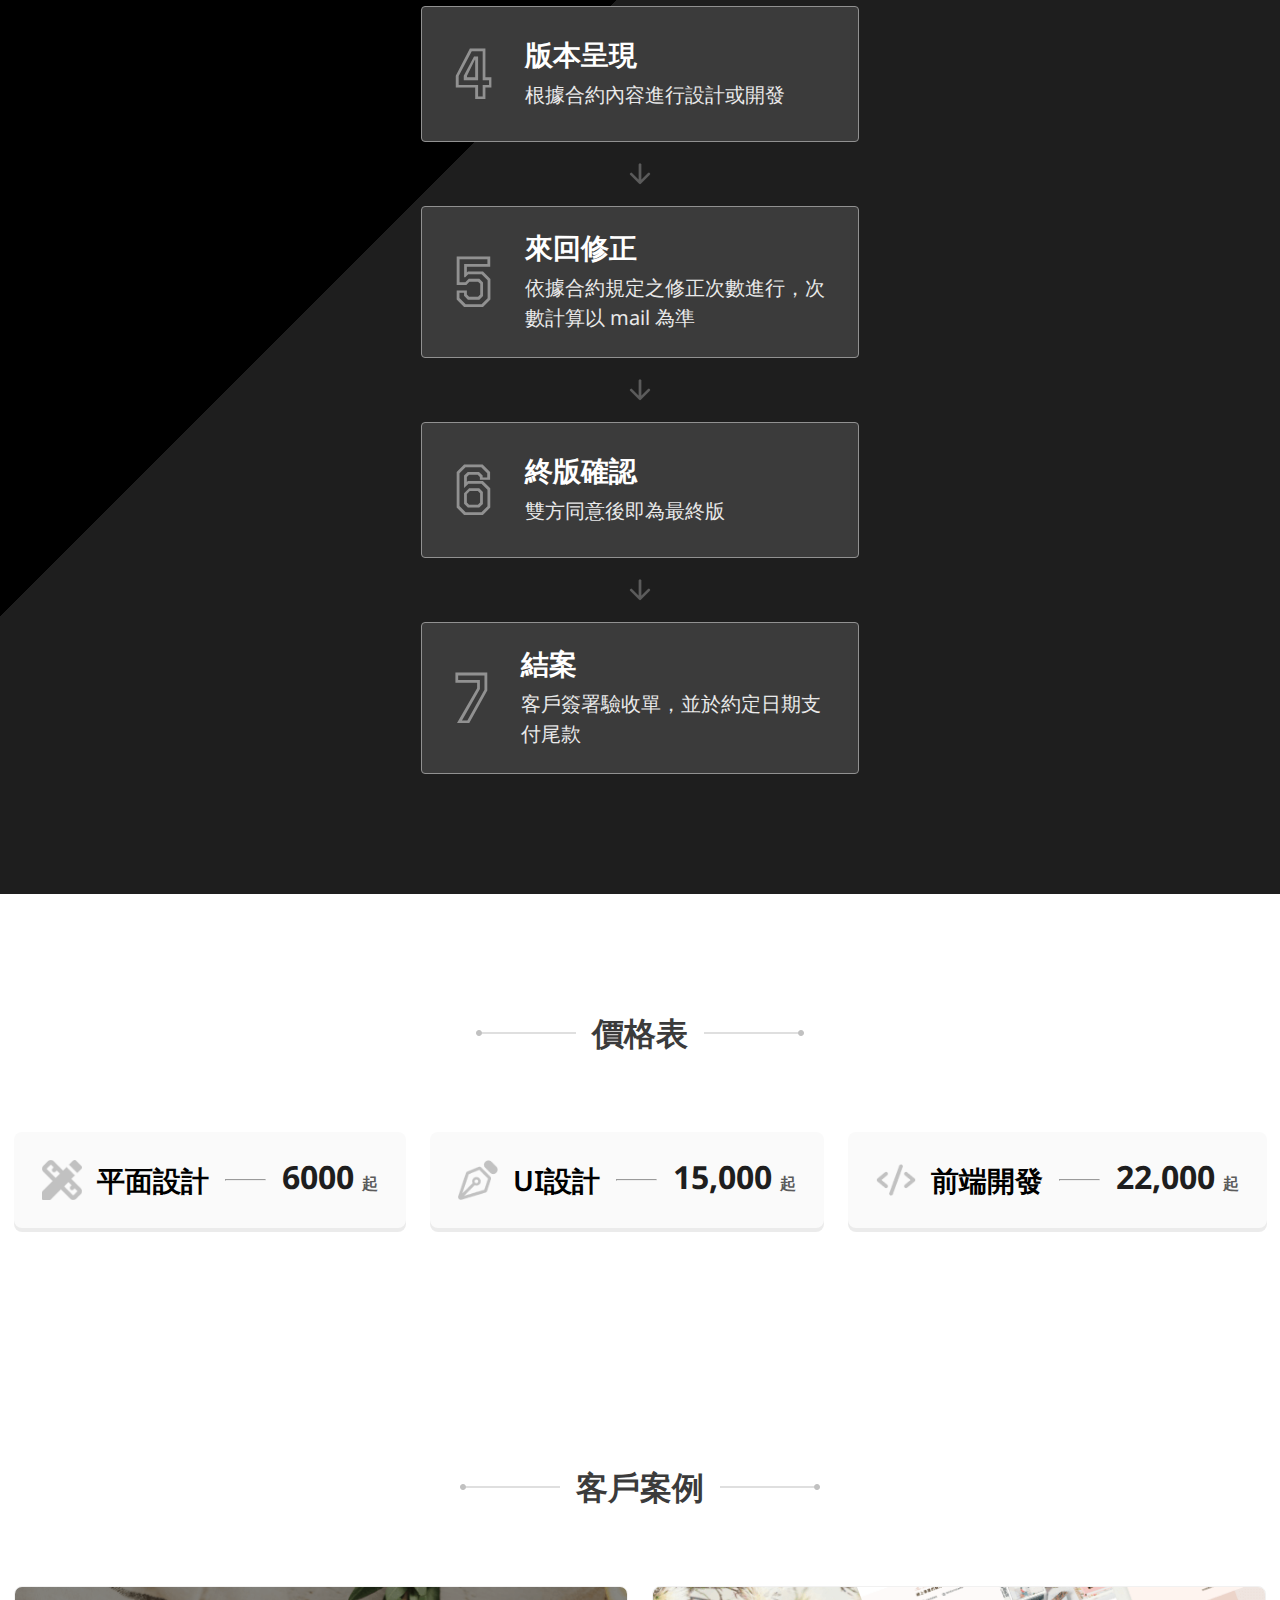
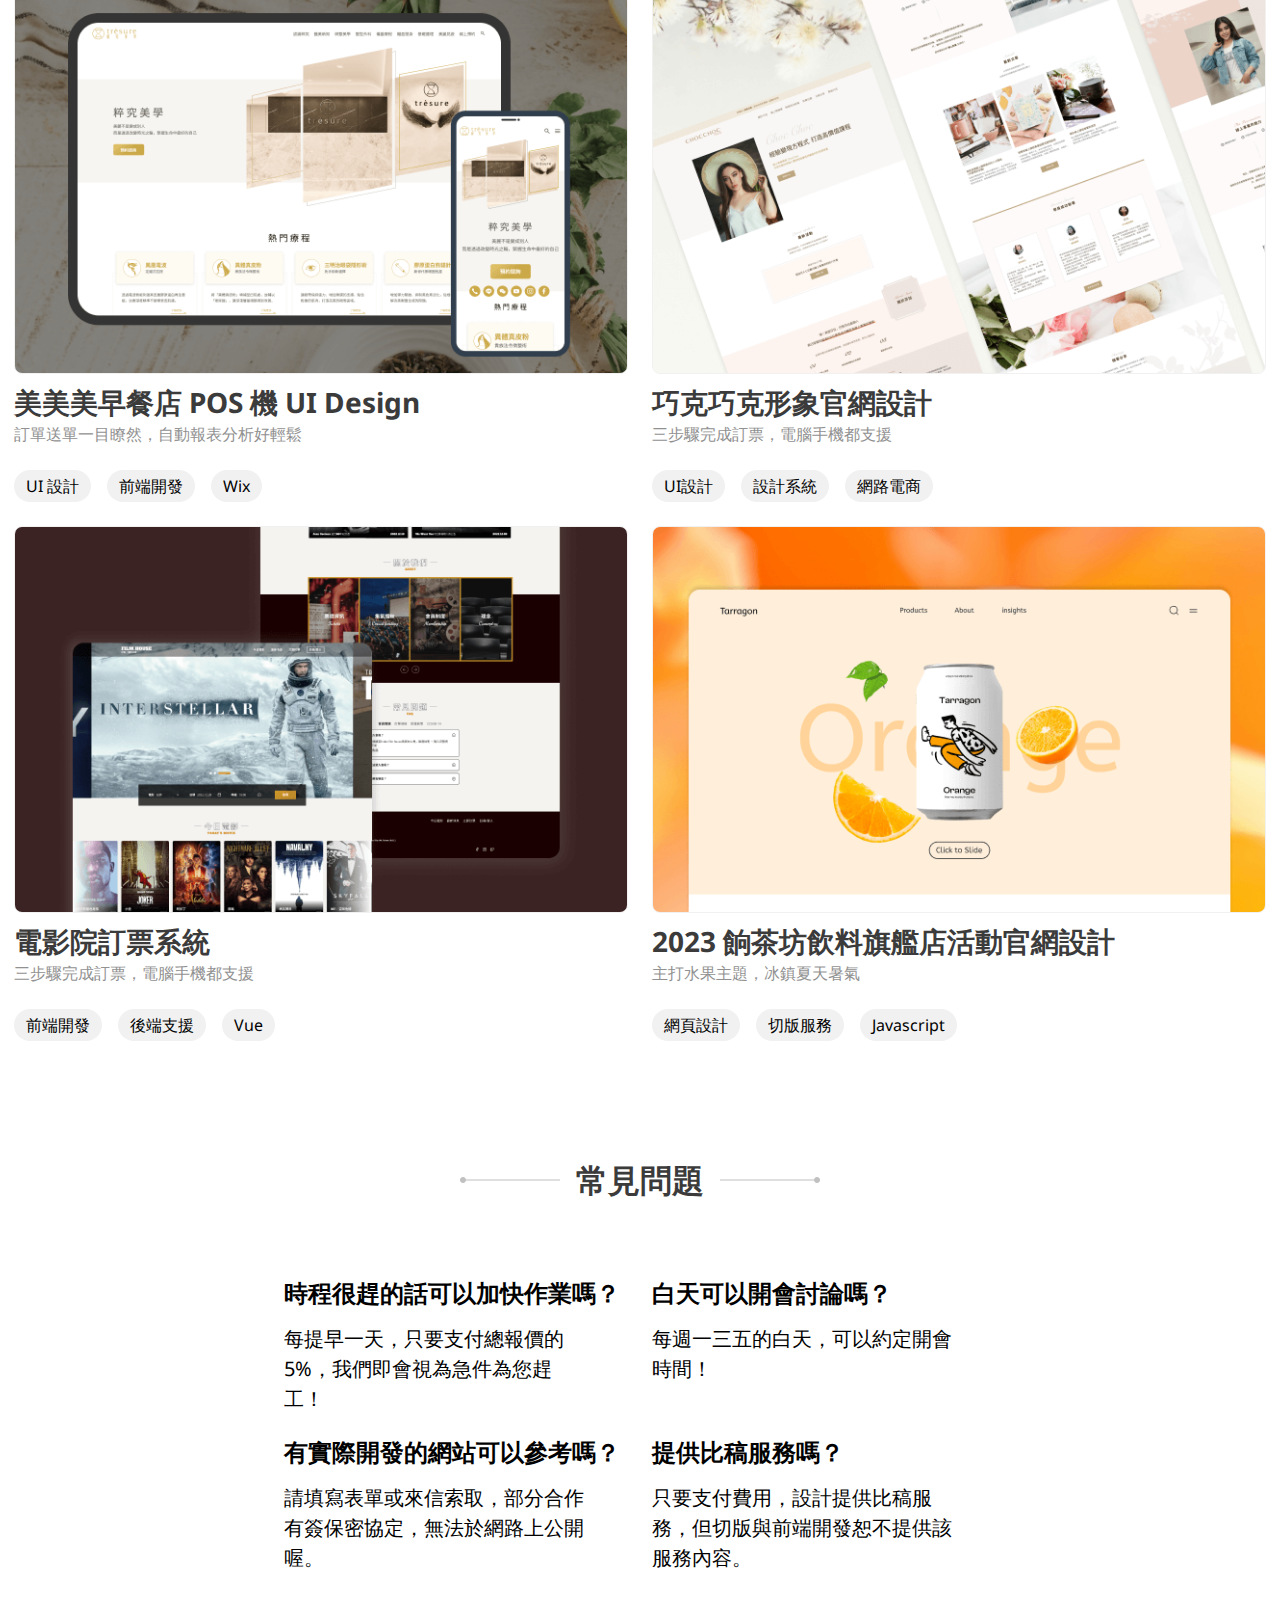
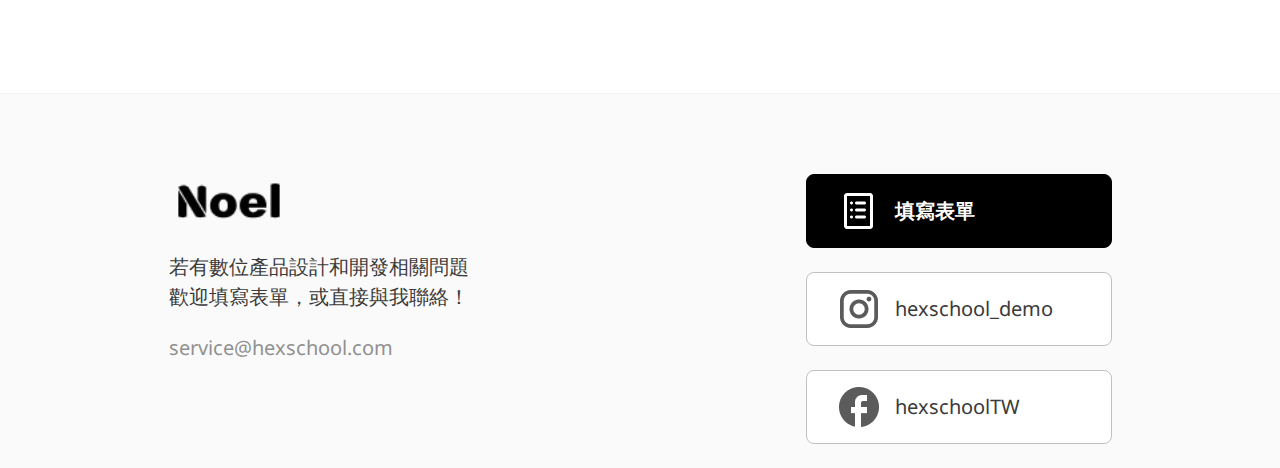
<file: serviceitem.html>
<!DOCTYPE html>
<html lang="zh-hant-tw">
<head>
    <meta charset="UTF-8">
    <meta name="viewport" content="width=device-width, initial-scale=1.0">
    <title>個人品牌網站-開發經驗卡片設計</title>
    <link rel="stylesheet" href="serviceitem.css">
</head>
<body>
    <div class="wrap">
        <header class="header-bg">
            <h1 class="logo"><a href="https://s870012.github.io/hexschoolmission/index"><img src="pic/logo.png" alt="logo"></a></h1>
            <nav>
                <div class="btn">
                    <img src="pic/burger.png" alt="menu" class="burger">
                    <img src="pic/google material icon.png" alt="close-icon" class="closure close">
                </div>
                <ul class="menu close">
                    <li><a href="https://s870012.github.io/hexschoolmission/index">首頁</a></li>
                    <li><a href="https://s870012.github.io/hexschoolmission/workalbum">作品集</a></li>
                    <li><a href="https://s870012.github.io/hexschoolmission/serviceitem">服務項目</a></li>
                    <li><a href="https://s870012.github.io/hexschoolmission/blog">部落格</a></li>
                    <li> <a href="#">聯絡我</a></li>
                </ul>
            </nav>
        </header>
        <div class="menu-bg close"></div>
        <main>
            <section class="service-bg">
                <div class="title">
                    <img src="pic/title-deco-left-lg.png" alt="title-deco-left-lg">
                    <p>服務項目</p>
                    <img src="pic/title-deco-right-lg.png" alt="title-deco-right-lg">
                </div>
                <div class="m-title">
                    <img class="deco-left-sm" src="pic/title-deco-left-sm.png" alt="title-deco-left-sm">
                    <p>服務項目</p>
                    <img class="deco-right-sm" src="pic/title-deco-right-sm.png" alt="title-deco-right-sm">
                </div>
                <div class="item-container">
                    <ul class="item">
                        <li><a href="#">
                            <img src="pic/service-item-visual.svg" alt="平面設計">
                            <p>平面設計</p></a>
                        </li>
                        <li>
                            <a href="#"><img src="pic/service-item-ui.svg" alt="UI設計">
                            <p>UI設計</p></a>
                        </li>
                        <li>
                            <a href="#"><img src="pic/service-item-html&css.svg" alt="切版服務">
                            <p>切版服務</p></a>
                        </li>
                        <li>
                            <a href="#"><img src="pic/service-item-front-end.svg" alt="前端開發">
                            <p>前端開發</p></a>
                        </li>
                    </ul>
                </div>
            </section>
            <section class="workflow-bg">
                <div class="title-W">
                    <img src="pic/title-deco-left-lg.png" alt="title-deco-left-lg">
                    <p>服務流程</p>
                    <img src="pic/title-deco-right-lg.png" alt="title-deco-right-lg">
                </div>
                <div class="m-title-W">
                    <img class="deco-left-sm" src="pic/title-deco-left-sm.png" alt="title-deco-left-sm">
                    <p>服務流程</p>
                    <img class="deco-right-sm" src="pic/title-deco-right-sm.png" alt="title-deco-right-sm">
                </div>
                <div class="workflow-container">
                    <div class="workflow-steps">
                        <div class="num">1</div>
                        <div class="content-box">
                            <h2>初步接洽</h2>
                            <p>透過表單或其他社群軟體與我聯絡根據難易度與複雜度，後續可能需要電話/線上討論</p>
                        </div>
                    </div>
                    <img src="pic/arrow down.png" alt="arrow">
                    <div class="workflow-steps">
                        <div class="num">2</div>
                        <div class="content-box">
                            <h2>需求釐清</h2>
                            <p>透過訪談與問卷，解析客戶需求，並針對痛點給予實際建議</p>
                        </div>
                    </div>
                    <img src="pic/arrow down.png" alt="arrow">
                    <div class="workflow-steps">
                        <div class="num">3</div>
                        <div class="content-box">
                            <h2>委託簽約</h2>
                            <p>合約雙方用印後，即正式開始合作
                                可提供發票或勞務報酬單，須支付 20% 訂金</p>
                        </div>
                    </div>
                    <img src="pic/arrow down.png" alt="arrow">
                    <div class="workflow-steps">
                        <div class="num">4</div>
                        <div class="content-box">
                            <h2>版本呈現</h2>
                            <p>根據合約內容進行設計或開發</p>
                        </div>
                    </div>
                    <img src="pic/arrow down.png" alt="arrow">
                    <div class="workflow-steps">
                        <div class="num">5</div>
                        <div class="content-box">
                            <h2>來回修正</h2>
                            <p>依據合約規定之修正次數進行，次數計算以 mail 為準</p>
                        </div>
                    </div>
                    <img src="pic/arrow down.png" alt="arrow">
                    <div class="workflow-steps">
                        <div class="num">6</div>
                        <div class="content-box">
                            <h2>終版確認</h2>
                            <p>雙方同意後即為最終版</p>
                        </div>
                    </div>
                    <img src="pic/arrow down.png" alt="arrow">
                    <div class="workflow-steps">
                        <div class="num">7</div>
                        <div class="content-box">
                            <h2>結案</h2>
                            <p>客戶簽署驗收單，並於約定日期支付尾款</p>
                        </div>
                    </div>
                </div>
            </section>
            <section class="charge-bg">
                <div class="title">
                    <img src="pic/title-deco-left-lg.png" alt="title-deco-left-lg">
                    <p>價格表</p>
                    <img src="pic/title-deco-right-lg.png" alt="title-deco-right-lg">
                </div>
                <div class="m-title">
                    <img class="deco-left-sm" src="pic/title-deco-left-sm.png" alt="title-deco-left-sm">
                    <p>價格表</p>
                    <img class="deco-right-sm" src="pic/title-deco-right-sm.png" alt="title-deco-right-sm">
                </div>
                <div class="charge-container">
                    <div class="charge-item">
                        <img src="pic/Visual.png" alt="平面設計">
                        <h3>平面設計</h3>
                        <hr/>
                        <p>6000<span>起</span></p>
                    </div>
                    <div class="charge-item">
                        <img src="pic/UI.png" alt="UI設計">
                        <h3>UI設計</h3>
                        <hr/>
                        <p>15,000<span>起</span></p>
                    </div>
                    <div class="charge-item">
                        <img src="pic/Front end.png" alt="前端開發">
                        <h3>前端開發</h3>
                        <hr/>
                        <p>22,000<span>起</span></p>
                        
                    </div>
                </div>
            </section>
            <section class="works-bg">
                <div class="title">
                    <img src="pic/title-deco-left-lg.png" alt="title-deco-left-lg">
                    <p>客戶案例</p>
                    <img src="pic/title-deco-right-lg.png" alt="title-deco-right-lg">
                </div>
                <div class="m-title">
                    <img class="deco-left-sm" src="pic/title-deco-left-sm.png" alt="title-deco-left-sm">
                    <p>客戶案例</p>
                    <img class="deco-right-sm" src="pic/title-deco-right-sm.png" alt="title-deco-right-sm">
                </div>
                <ul class="works">
                    <li class="works-list">
                        <img src="pic/work-image3.png" alt="美美美早餐店 POS 機 UI Design">
                        <h2>美美美早餐店 POS 機 UI Design</h2>
                        <p>訂單送單一目瞭然，自動報表分析好輕鬆</p>
                        <ul class="work-tags">
                            <li>UI 設計</li>
                            <li>前端開發</li>
                            <li>Wix</li>
                        </ul>
                    </li>
                    <li class="works-list">
                        <img src="pic/work-image6.png" alt="巧克巧克形象官網設計">
                        <h2>巧克巧克形象官網設計</h2>
                        <p>三步驟完成訂票，電腦手機都支援</p>
                        <ul class="work-tags">
                            <li>UI設計</li>
                            <li>設計系統</li>
                            <li>網路電商</li>
                        </ul>
                    </li>
                    <li class="works-list">
                        <img src="pic/work-image5.png" alt="電影院訂票系統">
                        <h2>電影院訂票系統</h2>
                        <p>三步驟完成訂票，電腦手機都支援</p>
                        <ul class="work-tags">
                            <li>前端開發</li>
                            <li>後端支援</li>
                            <li>Vue</li>
                        </ul>
                    </li>
                    <li class="works-list">
                        <img src="pic/work-image7.png" alt="餉茶坊飲料旗艦店">
                        <h2>2023 餉茶坊飲料旗艦店活動官網設計</h2>
                        <p>主打水果主題，冰鎮夏天暑氣</p>
                        <ul class="work-tags">
                            <li>網頁設計</li>
                            <li>切版服務</li>
                            <li>Javascript</li>
                        </ul>
                    </li>
            </section>
            <section class="question-bg">
                <div class="title">
                    <img src="pic/title-deco-left-lg.png" alt="title-deco-left-lg">
                    <p>常見問題</p>
                    <img src="pic/title-deco-right-lg.png" alt="title-deco-right-lg">
                </div>
                <div class="m-title">
                    <img class="deco-left-sm" src="pic/title-deco-left-sm.png" alt="title-deco-left-sm">
                    <p>常見問題</p>
                    <img class="deco-right-sm" src="pic/title-deco-right-sm.png" alt="title-deco-right-sm">
                </div>
                <div class="question-container">
                    <div class="question">
                        <h3>時程很趕的話可以加快作業嗎？</h3>
                        <p>每提早一天，只要支付總報價的 5%，我們即會視為急件為您趕工！</p>
                    </div>
                    <div class="question">
                        <h3>白天可以開會討論嗎？</h3>
                        <p>每週一三五的白天，可以約定開會時間！</p>
                    </div>
                    <div class="question">
                        <h3>有實際開發的網站可以參考嗎？</h3>
                        <p>請填寫表單或來信索取，部分合作有簽保密協定，無法於網路上公開喔。</p>
                    </div>
                    <div class="question">
                        <h3>提供比稿服務嗎？</h3>
                        <p>只要支付費用，設計提供比稿服務，但切版與前端開發恕不提供該服務內容。</p>
                    </div>
                </div>
            </section>
        </main>
        <footer class="footer-bg">
            <div class="footer-container">
                <div class="footer-about">
                    <a href="#"><img src="pic/logo.png" alt="logo"></a>
                    <p>若有數位產品設計和開發相關問題<br/>
                        歡迎填寫表單，或直接與我聯絡！</p>
                    <a href="#">service@hexschool.com</a>
                </div>
                <div class="social">
                    <ul>
                        <li class="social-form"><img src="pic/list.png" alt="list"><a href="#">填寫表單</a></img></li>
                        <li><img src="pic/instagram.png" alt="instagram"><a href="#">hexschool_demo</a></img></li>
                        <li><img src="pic/facebook.png" alt="facebook"><a href="#">hexschoolTW</a></img></li>
                    </ul>
                </div>
            </div>
        </footer>
        <script src="https://code.jquery.com/jquery-3.7.1.js"></script>
        <script src="index.js"></script>
    </div>
</body>
</html>
</file>
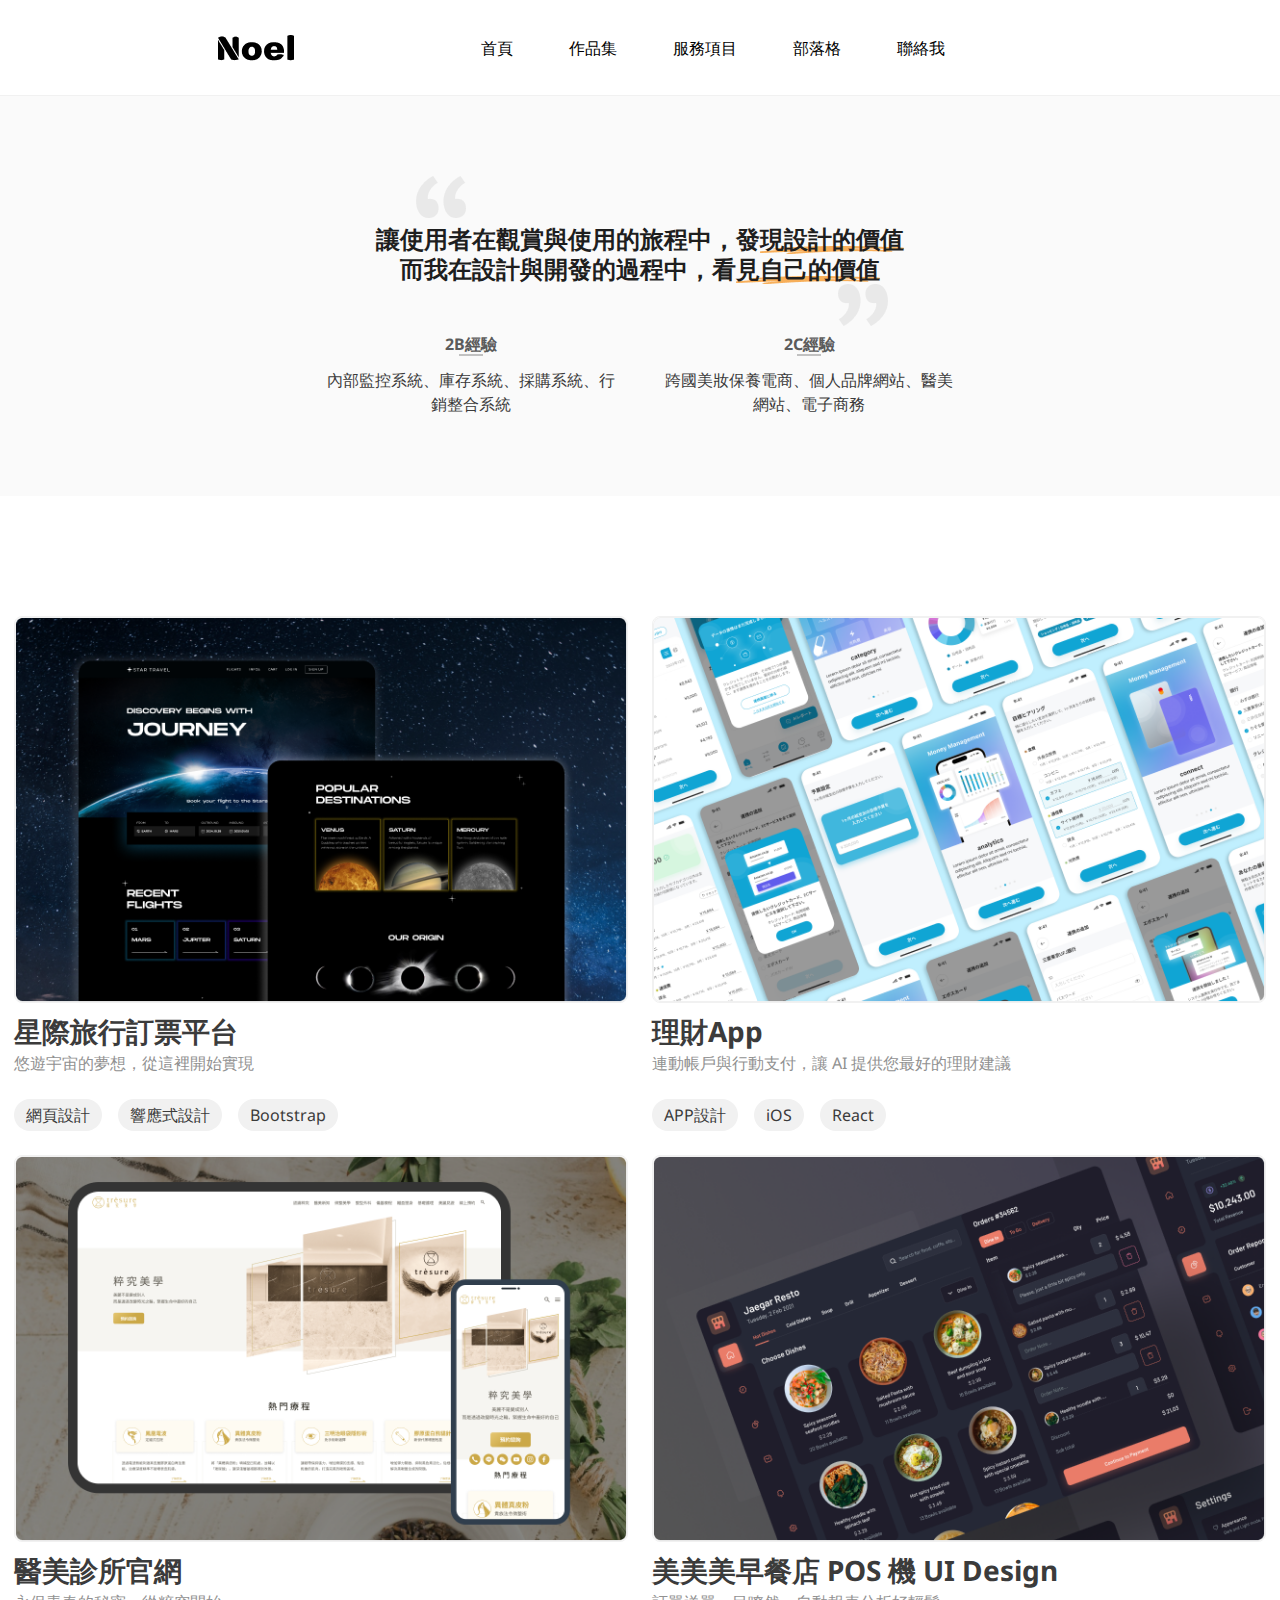
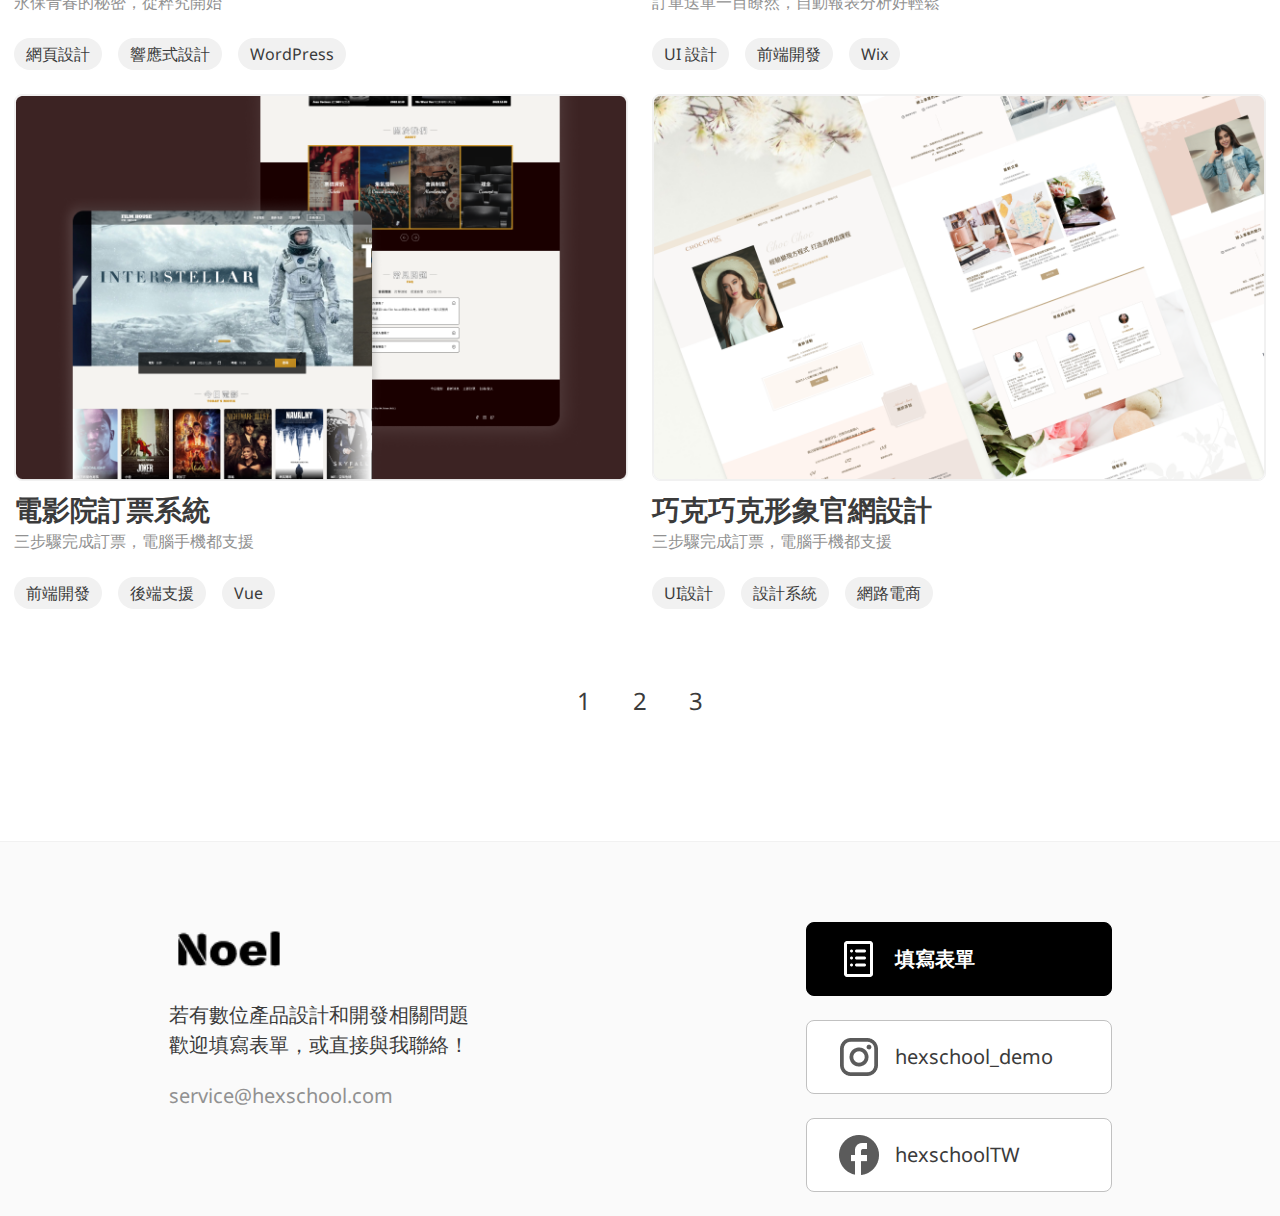
<file: workalbum.html>
<!DOCTYPE html>
<html lang="zh-hant-tw">
    <head>
        <meta charset="UTF-8">
        <meta name="viewport" content="width=device-width, initial-scale=1.0">
        <title>個人品牌網站-開發經驗卡片設計</title>
        <link rel="stylesheet" href="workalbum.css">
    </head>
    <body>
        <div class="wrap">
            <header class="header-bg">
                <h1 class="logo"><a href="https://s870012.github.io/hexschoolmission/index"><img src="pic/logo.png" alt="logo"></a></h1>
                <nav>
                    <div class="btn">
                        <img src="pic/burger.png" alt="menu" class="burger">
                        <img src="pic/google material icon.png" alt="close-icon" class="closure close">
                    </div>
                    <ul class="menu close">
                        <li><a href="https://s870012.github.io/hexschoolmission/index">首頁</a></li>
                        <li><a href="https://s870012.github.io/hexschoolmission/workalbum">作品集</a></li>
                        <li><a href="https://s870012.github.io/hexschoolmission/serviceitem">服務項目</a></li>
                        <li><a href="https://s870012.github.io/hexschoolmission/blog">部落格</a></li>
                        <li> <a href="#">聯絡我</a></li>
                    </ul>
                </nav>
            </header>
            <div class="menu-bg close"></div>
            <section class="banner-bg">
                <p class="comma-up"><img src="pic/Vector up.png" alt=""></p>
                <h2>讓使用者在觀賞與使用的旅程中，發<span>現設計的價值</span></h2>
                <h2 class="slogan">而我在設計與開發的過程中，看<span>見自己的價值</span></h2>
                <p class="comma-down"><img src="pic/Vector down.png" alt=""></p>
                <ul class="banner-list">
                    <li>
                        <h3>2B經驗</h3>
                        <p>內部監控系統、庫存系統、採購系統、行銷整合系統</p>
                    </li>
                    <li>
                        <h3>2C經驗</h3>
                        <p>跨國美妝保養電商、個人品牌網站、醫美網站、電子商務</p>
                    </li>
                </ul>
            </section>
            <main class="main-bg">
                <ul class="works">
                    <li class="works-list">
                        <img src="pic/Frame 1.png" alt="星際旅行訂票平台">
                        <h2><a href="#">星際旅行訂票平台</a></h2>
                        <p>悠遊宇宙的夢想，從這裡開始實現</p>
                        <ul class="work-tags">
                            <li><a href="#">網頁設計</a></li>
                            <li><a href="#">響應式設計</a></li>
                            <li><a href="#">Bootstrap</a></li>
                        </ul>
                    </li>
                    <li class="works-list">
                        <img src="pic/Frame 2.png" alt="理財App">
                        <h2><a href="#">理財App</a></h2>
                        <p>連動帳戶與行動支付，讓 AI 提供您最好的理財建議</p>
                        <ul class="work-tags">
                            <li><a href="#">APP設計</a></li>
                            <li><a href="#">iOS</a></li>
                            <li><a href="#">React</a></li>
                        </ul>
                    </li>
                    <li class="works-list">
                        <img src="pic/Frame 3.png" alt="醫美診所官網">
                        <h2><a href="#">醫美診所官網</a></h2>
                        <p>永保青春的秘密，從粹究開始</p>
                        <ul class="work-tags">
                            <li><a href="#">網頁設計</a></li>
                            <li><a href="#">響應式設計</a></li>
                            <li><a href="#">WordPress</a></li>
                        </ul>
                    </li>
                    <li class="works-list">
                        <img src="pic/Frame 4.png" alt="美美美早餐店 POS 機 UI Design">
                        <h2><a href="#">美美美早餐店 POS 機 UI Design</a></h2>
                        <p>訂單送單一目瞭然，自動報表分析好輕鬆</p>
                        <ul class="work-tags">
                            <li><a href="#">UI 設計</a></li>
                            <li><a href="#">前端開發</a></li>
                            <li><a href="#">Wix</a></li>
                        </ul>
                    </li>
                    <li class="works-list">
                        <img src="pic/Frame 5.png" alt="電影院訂票系統">
                        <h2><a href="#">電影院訂票系統</a></h2>
                        <p>三步驟完成訂票，電腦手機都支援</p>
                        <ul class="work-tags">
                            <li><a href="#">前端開發</a></li>
                            <li><a href="#">後端支援</a></li>
                            <li><a href="#">Vue</a></li>
                        </ul>
                    </li>
                    <li class="works-list">
                        <img src="pic/Frame 6.png" alt="巧克巧克形象官網設計">
                        <h2><a href="#">巧克巧克形象官網設計</a></h2>
                        <p>三步驟完成訂票，電腦手機都支援</p>
                        <ul class="work-tags">
                            <li><a href="#">UI設計</a></li>
                            <li><a href="#">設計系統</a></li>
                            <li><a href="#">網路電商</a></li>
                        </ul>
                    </li>
                </ul>
                <ul class="pagination">
                    <li><a href="#">1</a></li>
                    <li><a href="#">2</a></li>
                    <li><a href="#">3</a></li>
                </ul>
            </main>
            <footer class="footer-bg">
                <div class="footer-container">
                    <div class="footer-about">
                        <a href="#"><img src="pic/logo.png" alt="logo"></a>
                        <p>若有數位產品設計和開發相關問題<br/>
                            歡迎填寫表單，或直接與我聯絡！</p>
                        <a href="#">service@hexschool.com</a>
                    </div>
                    <div class="social">
                        <ul>
                            <li class="social-form"><img src="pic/list.png" alt="list"><a href="#">填寫表單</a></img></li>
                            <li><img src="pic/instagram.png" alt="instagram"><a href="#">hexschool_demo</a></img></li>
                            <li><img src="pic/facebook.png" alt="facebook"><a href="#">hexschoolTW</a></img></li>
                        </ul>
                    </div>
                </div>
            </footer>
        </div>
        <script src="https://code.jquery.com/jquery-3.7.1.js"></script>
        <script src="workalbum.js"></script>
    </body>
</html>
</file>
<file: index.css>
@import url('https://fonts.googleapis.com/css2?family=Noto+Sans:ital,wght@0,100..900;1,100..900&display=swap');

html, body, div, span, applet, object, iframe,
h1, h2, h3, h4, h5, h6, p, blockquote, pre,
a, abbr, acronym, address, big, cite, code,
del, dfn, em, img, ins, kbd, q, s, samp,
small, strike, strong, sub, sup, tt, var,
b, u, i, center,
dl, dt, dd, ol, ul, li,
fieldset, form, label, legend,
table, caption, tbody, tfoot, thead, tr, th, td,
article, aside, canvas, details, embed, 
figure, figcaption, footer, header, hgroup, 
menu, nav, output, ruby, section, summary,
time, mark, audio, video {
	margin: 0;
	padding: 0;
	border: 0;
	font-size: 100%;
	vertical-align: baseline;
}
/* HTML5 display-role reset for older browsers */
article, aside, details, figcaption, figure, 
footer, header, hgroup, menu, nav, section {
	display: block;
}
body {
	line-height: 1.5;
}
ol, ul {
	list-style: none;
}
blockquote, q {
	quotes: none;
}
blockquote:before, blockquote:after,
q:before, q:after {
	content: '';
	content: none;
}
table {
	border-collapse: collapse;
	border-spacing: 0;
}
img{
    max-width: 100%;
    height: auto;
}


*,*::after,*::before{
    box-sizing: border-box;
    text-decoration: none;
    font-family: "Noto Sans", sans-serif;
    font-optical-sizing: auto;
    font-style: normal;
    font-variation-settings:"wdth" 100;
}
.wrap{
    max-width: 1296px;
    margin: 0 auto;
}
/* header */
.header-bg{
    height: 96px;
    border-bottom: 1px solid #F1F1F1;
    display: flex;
    align-items: center;
    padding: 32px 16.5%;
    gap: 20%;
    top: 0;
    left: 0;
    position: fixed;
    width: 100%;
    z-index: 9999;
    background-color: #FFFFFF;
}
.logo{
    max-width: 100%;
    height: 40px;
}
.burger{
    display: none;
}
.close{
    display: none;
}
.menu{
    display: flex;
    justify-content: center;
    align-items: center;
    gap: 40px;
}
.menu li{
    padding: 4px 8px;
}
.menu li a{
    color: #000000;
}
.menu li a:hover{
    border-image-source: radial-gradient(60% 60%, transparent 0px, transparent 100%, #919191 100%);
    border-image-slice: 1;
    border-width: 1px;
    border-style: solid;
    border-image-outset: 5px;
    font-weight: 600;
}
.menu-bg{
    position: fixed;
    background: rgb(0,0,0,70%);
    width: 100%;
    height: 100%;
}

/* banner */
.banner-bg{
    display: flex;
    align-items: center;
    padding: 96px 0 0 16.25%;
    gap: 24px;
}
.slogan{
    max-width: 430px;
}
.slogan h1{
    font-weight: 600;
    font-size: 40px;
    line-height: 40px;
    color: #3B3B3B;
}
.slogan-content{
    font-size: 20px;
    line-height: 30px;
    color: #5B5B5B;
    margin: 24px 0 16px;
}
.slogan span{
    display: inline-block;
    background-image: url("pic/mark.png");
    background-repeat: no-repeat;
    background-position: bottom;
}
.banner-tags{
    color: #C1C1C1;
    margin-bottom: 60px;
}
.icon-list{
    display: flex;
    align-items: center;
    gap: 16px;
}
.banner-pic-lg{
    display: block;
}
.banner-pic-sm{
    display: none;
}

/* title */
.title{
    display: flex;
    justify-content: center;
    align-items: center;
    gap: 16px;
    font-size: 32px;
    font-weight: 600;
    line-height: 38.4px;
    color: #3B3B3B;
    margin: 120px 0 80px 0;
}
.m-title{
    display: none;
}

/* works */
.work-star{
    padding-top: 80px;
    display: flex;
    justify-content: center;
    align-items: center;
    background-image: url("pic/homepage-work1-bg.png");
    gap: 55px;
}

.work-app{
    background-image: url("pic/homepage-work2-lg.png");
    background-repeat: no-repeat;
    background-size: cover;
}
.work-app-window{
    background: rgb(10, 16, 19, 50%);
    width: 49.4%;
    padding: 200px 5.2% 200px 16.5%;
}

.work-beauty{
    background-image: url("pic/homepage-work3-bg.png");
    background-repeat: no-repeat;
    background-size: cover;
}
.work-beauty-window{
    background-color: rgb(13, 12, 7,50%);
    width: 100%;
    display: flex;
    justify-content: center;
    gap: 49px;
    padding: 176px 0 112px 0;
}

/* information */
.information-star{
    background: rgb(255, 255, 255, 10%);
    border-radius: 24px;
    padding: 80px 40px 56px;
    width: 27.4%;
}
.information-app{
    background: rgb(255, 255, 255, 10%);
    border-radius: 24px;
    padding: 80px 40px 56px;
    max-width: 526px;
}
.information-beauty{
    background: rgb(255, 255, 255, 10%);
    border-radius: 24px;
    padding: 80px 40px 56px;
    width: 27.4%;
    height: 400px;
}
.information-star h2, .information-app h2, .information-beauty h2{
    font-weight: 700;
    font-size: 28px;
    color: #FFFFFF;
    line-height: 33.6px;
    margin-bottom: 8px;
}
.information-star p, .information-app p, .information-beauty p{
    color: #FFFFFF;
}
.work-tags{
    display: flex;
    gap: 16px;
    border-bottom: 1px solid #F1F1F1;
    padding-bottom: 40px;
    margin-bottom: 40px;
}
.work-tags li{
   padding: 4px 12px;
   border-radius: 16px;
   background-color: #FFFFFF; 
   margin-top: 24px;
}
.work-tags a{
   color: #3B3B3B;
   word-break: break-all;
}
.introduce{
    display: flex;
    justify-content: center;
}
.introduce p{
    max-width: 176px;
    height: 62px;
    padding: 16px 32px;
    border-radius: 5px;
    font-size: 20px;
    font-weight: 700px;
    line-height: 30px;
    background: #000000;
}
.introduce a{
    color: #FFFFFF;
}

/* works-mobile */
.works-mobile{
    display: none;
}

/* service */
.service-bg{
    background-image: url("pic/homepage-services-bg.png");
    background-size: cover;
    padding: 120px 0;
}
.item-container{
    margin: 0 auto;
}
.item{
    display: flex;
    justify-content: center;
    flex-wrap: wrap;
    gap: 24px;
}
.item li{
    background-image: url("pic/service-item-bg.png");
    background-repeat: no-repeat;
    background-size: cover;
    width: 16%;
    height: 206px;
    /* background: linear-gradient(135deg,#000000 50%,#1E1E1E 50%) ; */
    border-radius: 16px;
    display: flex;
    flex-direction: column;
    justify-content: center;
    align-items: center;
}
.item li a{
    color:#FFFFFF;
    font-size: 28px;
    line-height: 42px;
    text-align: center;
    font-weight: 700;
}
.service-end{
    text-align: center;
    margin: 80px auto 0 auto;
}
.service-end p{
    font-size: 28px;
    font-weight: 600;
    line-height: 33.6px;
    color: #3B3B3B;
    margin-bottom: 40px;
}
.service-detail{
    background: #000000;
    text-align: center;
    border-radius: 8px;
    padding: 16px 32px;
    max-width: 280px;
    margin: 0 auto;
}
.service-detail a{
    font-size: 20px;
    font-weight: 600;
    line-height: 30px;
    color: #FFFFFF;
}

/* article */
.article-bg{
    padding: 0 0 120px 0;
}
.article-container{
    gap: 24px;
    width: 67.5%;
    margin: 0 auto 40px auto;
}
.article-container li{
    width: 32.1%;
    display: flex;
    flex-direction: column;
    justify-content: space-between;
    gap: 16px;
}
/* .article-container img{
    height: 80%;
} */
.article-container h3{
    font-size: 20px;
    font-weight: 700;
    line-height: 24px;
}
.article-container a{
    color: #000000;
}
.tags-date-list{
    display: flex;
    justify-content: space-between;
}
.tags-date{
    padding: 4px 12px;
    border-radius: 16px;
    background-color: #F1F1F1;
}
.more-article{
    display: none;
}
/* swiper */
.swiper {
    padding-bottom: 52px;
  }
  
  .swiper-pagination {
    display:block;
  }
  
  .swiper-pagination-bullet {
    width: 12px;
    height: 12px;
  }
  
  .swiper-pagination-bullet-active {
    background: #000000;
  }

/* footer */
.footer-bg{
    border-top: 1px solid #F1F1F1;
    background: #FAFAFA;
    background-image: url("https://github.com/hexschool/2022-web-layout-training/blob/main/2024%20web-camp/footer-bg-lg.png?raw=true");
    background-repeat: no-repeat;
}
.footer-container{
    display: flex;
    justify-content: space-around;
    margin-top: 80px;
}
.footer-about img{
    display: block;
    max-width: 120px;
    height: 54px;
}
.footer-about p{
    font-size: 20px;
    line-height: 30px;
    color: #3B3B3B;
    margin: 24px 0;
}
.footer-about a{
    color: #919191 ;
    font-size: 20px;
    word-break: break-all;
}
.social .social-form{
    background: #000000;
    padding: 8px 24px;
    border: 1px #000000 solid;
    border-radius: 8px;
}
.social .social-form a{
    color: #FFFFFF;
    font-size: 20px;
    font-weight: 700;
}
.social li{
    width: 306px;
    display: flex;
    align-items: center;
    gap: 8px;
    background: #FFFFFF;
    padding: 8px 24px;
    border: 1px #C1C1C1 solid;
    border-radius: 8px;
    margin-bottom: 24px;
}
.social li a{
    color: #3B3B3B;
    font-size: 20px;
    line-height: 30px;
    text-align: center;
    word-break: break-all;
}


/* @media(max-width:1440px){
    .header-bg{
        justify-content: space-around;
        gap: 10px;
    }
    .menu{
        gap: 10px;
    }
    .banner-bg{
        padding: 96px 0 0 10%;
    }
    .work-star img{
        max-width: 500px;
    }
    .work-app-window{
        padding: 200px 5.2% 200px 12.5%;
    }
    .work-beauty img{
        max-width: 500px;
    }
    .work-tags a{
        font-size: 12px;
     }
    .item li{
        width: 20%;
        height: 306px;
    }
} */

@media(max-width:992px){
    /* header */
    .header-bg{
        height: 56px;
        padding: 8px 12px;
        justify-content: space-between;
    }
    .logo{
        max-width: 74px;
    }
    .burger{
        display: block;
    }
    .burger:hover{
        cursor: pointer;
    }
    .menu{
        flex-direction: column;
        position: absolute;
        right: 0;
        top: 56px;
        gap: 24px;
        width: 100%;
        background:#FFFFFF;
        padding: 40px 0;
        font-size: 20px;
        line-height: 30px;
    }
    .menu li{
        text-align: center;
    }
    .close{
        display: none;
    }
    /* banner */
    .banner-bg{
        flex-direction: column-reverse;
        padding: 56px 0 0 0;
        gap: 0;
    }
    
    .slogan{
        padding: 40px 0;
    }
    .slogan h1{
        font-size: 32px;
        line-height: 38.4px;
        font-weight: 700;
        text-align: center;
    }
    .slogan-content{
        margin: 24px auto 16px;
        text-align: center;
    }
    .tags{
        margin-bottom: 24px;
        text-align: center;
    }
    .icon-list{
        justify-content: center;
    }
    /* title */
    .title{
        display: none;
    }
    .m-title{
        display: flex;
        justify-content: center;
        align-items: center;
        gap: 16px;
        font-size: 24px;
        margin: 40px auto;
        font-weight: 700;
        line-height: 28.8px;
        color: #3B3B3B;
    }

    /* works-bg */
    .works-bg{
        display: none;
    }
    
    /* works-mobile */
    .works-mobile{
        display: block;
    }
    .m-star-bg{
        background-image: url("pic/homepage-work1-bg.png");
        background-size: cover;
        padding: 93px 0 0 0;
    }
    .m-star-bg img{
        max-width: 295px;
        display: block;
        margin:0 auto;
    }
    .m-app-bg{
        background-image: url("pic/homepage-work2-lg.png");
        background-repeat: no-repeat;
        background-size: cover;
        width: 100%;
        height: 390px;
    }
    .m-app-img{
        display: none;
    }
    .m-beauty-bg{
        background-image: url("pic/homepage-work3-bg.png");
        background-size: cover;
        background-position: center;
        background-repeat: no-repeat;
    }
    .m-beauty-window{
        background-color: rgb(13, 12, 7,50%);
        padding: 90px 40px;
    }
    .m-info{
        margin-bottom: 48px;
    }
    .m-info h2{
        font-weight: 700;
        font-size: 20px;
        line-height: 24px;
        color: #1E1E1E;
        text-align: center;
        margin: 24px 0 8px 0;
    }
    .m-info p{
        text-align: center;
        color: #5B5B5B;
        margin: 0 auto;
    }
    .m-info ul{
        display: flex;
        justify-content: center;
        gap: 8px;
        margin: 16px auto 20px auto;
    }
    .m-info li{
        padding: 4px 12px;
        border-radius: 16px;
        background: #F1F1F1;
    }
    .m-info a{
        color: #3B3B3B;
        word-break: break-all;
    }
    .m-intro{
        max-width: 128px;
        padding: 8px 16px;
        border-radius: 5px;
        background: #000000;
        margin: 0 auto;
    }
    .m-intro a{
        color: #FFFFFF;
        font-weight: 700;
    }

    /* service */
    .service-bg{
        padding: 40px;
    }
    .item-container{
        width: 100%;
        padding: 0 34.5px;
    }
    .item li{
        width: 40%;
    }
    .service-end{
        margin: 40px 0 80px 0;
        padding: 0 80px;
        width: 100%;
    }
    .service-end P{
        font-size: 20px;
        font-weight: 700;
        line-height: 24px;
        text-align: center;
    }
    .service-detail{
        padding: 8px 16px;
    }
    .service-detail a{
        font-size: 16px;
        font-weight: 700;
        line-height: 24px;
    }

    /* article */
    .article-bg{
        padding: 0 12px
    }
    .article-container{
        flex-wrap: wrap;
        width: 100%;
        margin: 0 0 40px 0;
    }
    .article-container li{
        width: 100%;
    }
    .more-article{
        display: block;
        max-width: 128px;
        padding: 8px 16px;
        border-radius: 5px;
        background: #000000;
        margin: 0 auto 80px auto;
        text-align: center;
    }
    .more-article a{
        color: #FFFFFF;
        font-weight: 700;
    }
    /* swiper */
    .swiper {
        padding-bottom: 0;
        margin-bottom: -8px;
      }
      
      .swiper-slide {
        margin-bottom: 48px;
        
      }
    
      .swiper-slide:nth-child(n + 4) {
        display:none;
      }
    
      .swiper-pagination {
        display:none;
      }
    
      /* .more-article{
        display: inline-block;
        padding: 8px 16px;
        background-color: #000000;
        color: #ffffff;
        border-radius: 4px;
        font-weight: 700;
      } */

    /* footer */
    .footer-bg{
        background-image: url("pic/footer-bg-sm.png");
    }
    .footer-container{
        flex-direction: column;
        align-items: center;
        margin-top: 40px;
    }
    .footer-about{
        display: flex;
        flex-direction: column;
        align-items: center;
        margin-bottom: 40px;
    }
    .footer-about img{
        margin: 0 auto;
    }
    .footer-about p{
        text-align: center;
    }
    .social li{
        width: 100%;
        word-break: break-all;
        height: 64px;
    }
}

@media(max-width:500px){
    .banner-pic-lg{
        display: none;
    }
    .banner-pic-sm{
        display: block;
        width: 100%;
    }
    .slogan-content{
        max-width: 260px;
    }
    .tags{
        max-width: 260px;
    }
    .item-container{
        padding: 0;
    }
    .item li{
        width: 100%;
        height: 300px;
    }
    .service-end{
        padding: 0 40px;
    }
    .article-container{
        width: 100%;
        margin: 0 0 40px 0;
    }
    .article-container li{
        width: 100%;
    }
}
@media(max-width:375px){
    .m-app-bg{
        display: none;
    }
    .m-app-img{
        display: block;
    }
}
</file>
<file: article.css>
@import url('https://fonts.googleapis.com/css2?family=Noto+Sans:ital,wght@0,100..900;1,100..900&display=swap');

html, body, div, span, applet, object, iframe,
h1, h2, h3, h4, h5, h6, p, blockquote, pre,
a, abbr, acronym, address, big, cite, code,
del, dfn, em, img, ins, kbd, q, s, samp,
small, strike, strong, sub, sup, tt, var,
b, u, i, center,
dl, dt, dd, ol, ul, li,
fieldset, form, label, legend,
table, caption, tbody, tfoot, thead, tr, th, td,
article, aside, canvas, details, embed, 
figure, figcaption, footer, header, hgroup, 
menu, nav, output, ruby, section, summary,
time, mark, audio, video {
	margin: 0;
	padding: 0;
	border: 0;
	font-size: 100%;
	vertical-align: baseline;
}
/* HTML5 display-role reset for older browsers */
article, aside, details, figcaption, figure, 
footer, header, hgroup, menu, nav, section {
	display: block;
}
body {
	line-height: 24px;
}
ol, ul {
	list-style: none;
}
blockquote, q {
	quotes: none;
}
blockquote:before, blockquote:after,
q:before, q:after {
	content: '';
	content: none;
}
table {
	border-collapse: collapse;
	border-spacing: 0;
}
img{
    max-width: 100%;
    height: auto;
}
*,*::after,*::before{
    font-family: "Noto Sans", sans-serif;
    font-optical-sizing: auto;
    font-style: normal;
    font-variation-settings:
        "wdth" 100;
    box-sizing: border-box;
    text-decoration: none;
    box-sizing: border-box;
}
.wrap{
    max-width: 1296px;
    margin: 0 auto;
}
/* header */
.header-bg{
    height: 96px;
    border-bottom: 1px solid #F1F1F1;
    display: flex;
    align-items: center;
    padding: 32px 16.5%;
    gap: 20%;
    position: fixed;
    top: 0;
    left: 0;
    width: 100%;
    z-index: 9999;
    background-color: #FFFFFF;
}
.logo{
    max-width: 100%;
    height: 40px;
}
.burger{
    display: none;
}
.close{
    display: none;
}
.menu{
    display: flex;
    justify-content: center;
    align-items: center;
    gap: 40px;
}
.menu li{
    padding: 4px 8px;
}
.menu li a{
    color: #000000;
}
.menu li a:hover{
    border-image-source: radial-gradient(60% 60%, transparent 0px, transparent 100%, #919191 100%);
    border-image-slice: 1;
    border-width: 1px;
    border-style: solid;
    border-image-outset: 5px;
    font-weight: 600;
}
.menu-bg{
    position: fixed;
    background: rgb(0,0,0,70%);
    width: 100%;
    height: 100%;
}
/* article */
.article-bg{
    padding: 216px 80px 80px 80px;
}
.article-container{
    display: flex;
    justify-content: space-between;
    padding-bottom: 80px;
    border-bottom: 1px solid #C1C1C1;
}
.article-content{
    width: 66.04%;
}
.tags-date{
    color: #919191;
    margin-bottom: 40px;
}
.article-content h2{
    color: #3B3B3B;
    font-size: 32px;
    font-weight: 700;
    line-height: 38.4px;
    margin-bottom: 24px;
    text-align: center;
}
.subtitle{
    text-align: center;
    font-size: 24px;
    color: #3B3B3B;
    margin-bottom: 64px;
}
.article-content h3{
    font-size: 24px;
    color: #3B3B3B;
    margin-bottom: 16px;
}
.article-content p{
    font-size: 20px;
    line-height: 30px;
    margin-bottom: 40px;
}
.img-container{
    display: flex;
    flex-wrap: wrap;
    gap: 24px;
}
.item{
    width: 48%;
}
.img-container .item-name{
    color: #5B5B5B;
    text-align: center;
    margin-bottom: 0;
}
.item img{
    display: block;
}
.article-list{
    background-color: #FAFAFA;
    padding: 80px;
}
.article-list li{
    margin-bottom: 32px;
}
.article-list a{
    text-align: center;
    font-size: 20px;
    line-height: 1.5;
    color: #1E1E1E;
    &:hover{
        text-decoration: underline;
    }
}
/* reference */
.reference-bg h2{
    font-weight: 700;
    font-size: 28px;
    margin: 80px 0 40px 0;
}
.reference-container{
    display: flex;
    justify-content: flex-start;
    gap: 24px;
}
.reference-container li{
    width: 32.1%;
    display: flex;
    flex-direction: column;
    justify-content: space-between;
    gap: 16px;
}
.reference-container h3{
    font-size: 20px;
    font-weight: 700;
    line-height: 24px;
    word-break: break-all;
}
.reference-container img{
    border-radius: 16px;
    display: block;
    margin: 0 auto 16px auto;
}
.reference-container a{
    color: #000000;
}
.tags-date-box{
    display: flex;
    justify-content: space-between;
}
.tags{
    padding: 4px 12px;
    border-radius: 16px;
    background-color: #F1F1F1;
}
/* footer */
.footer-bg{
    border-top: 1px solid #F1F1F1;
    background: #FAFAFA;
    background-image: url("https://github.com/hexschool/2022-web-layout-training/blob/main/2024%20web-camp/footer-bg-lg.png?raw=true");
    background-repeat: no-repeat;
}
.footer-container{
    display: flex;
    justify-content: space-around;
    margin-top: 80px;
}
.footer-about img{
    display: block;
    max-width: 120px;
    height: 54px;
}
.footer-about p{
    font-size: 20px;
    line-height: 30px;
    color: #3B3B3B;
    margin: 24px 0;
}
.footer-about a{
    color: #919191 ;
    font-size: 20px;
    word-break: break-all;
}
.social .social-form{
    background: #000000;
    padding: 8px 24px;
    border: 1px #000000 solid;
    border-radius: 8px;
}
.social .social-form a{
    color: #FFFFFF;
    font-size: 20px;
    font-weight: 700;
}
.social li{
    width: 306px;
    display: flex;
    align-items: center;
    gap: 8px;
    background: #FFFFFF;
    padding: 8px 24px;
    border: 1px #C1C1C1 solid;
    border-radius: 8px;
    margin-bottom: 24px;
}
.social li a{
    color: #3B3B3B;
    font-size: 20px;
    line-height: 30px;
    text-align: center;
    word-break: break-all;
}

@media(max-width:996px){
    /* header */
    .header-bg{
        height: 56px;
        padding: 8px 12px;
        justify-content: space-between;
    }
    .logo{
        max-width: 74px;
    }
    .burger{
        display: block;
    }
    .burger:hover{
        cursor: pointer;
    }
    .menu{
        flex-direction: column;
        position: absolute;
        right: 0;
        top: 56px;
        gap: 24px;
        width: 100%;
        background:#FFFFFF;
        padding: 40px 0;
        font-size: 20px;
        line-height: 30px;
    }
    .menu li{
        text-align: center;
    }
    .close{
        display: none;
    }
    
    /* article */
    .article-bg{
        padding: 56px 12px 40px 12px;
    }
    .tags-date span{
        display: block;
    }
    .tags-date{
        display: flex;
        justify-content: space-between;
    }
    .article-container{
        flex-direction: column-reverse;
    }
    .article-content{
        width: 100%;
    }
    .article-content h2{
        font-size: 24px;
    }
    .subtitle{
        font-size: 16px;
    }
    .article-content h3{
        font-size: 20px;
    }
    .article-content p{
        margin-bottom: 32px;
    }
    .img-container{
        justify-content: center;
        gap: 32px;
    }
    .item{
        display: flex;
        flex-direction: column;
        align-items: center;
        width: 40%;
    }
    .article-list{
        display: flex;
        justify-content: center;
        padding: 0;
        width: 100%;
        gap: 32px;
    }
    .article-list li{
        margin: 0;
    }
    
    /* reference */
    .reference-bg{
        padding: 0 120px;
    }
    .reference-bg h2{
        text-align: center;
        margin: 40px 0;
    }
    .reference-container{
        flex-direction: column;
        align-items: center;
    }
    .reference-container li{
        width: 80%;
    }
    .reference-container h3{
        max-width: 416px;
        margin: 0 auto;
    }
    

    
}
@media(max-width:714px){
    /* blog */
    .item{
        width: 100%;
    }

    .article-list{
        justify-content: start;
        white-space:nowrap;
        overflow-x: auto;
        &::-webkit-scrollbar {
            display:none;
            }
    }
    .reference-bg{
        padding: 0 20px;
    }
    .reference-container li{
        width: 100%;
    }
    

    /* footer */
    .footer-bg{
        background-image: url("pic/footer-bg-sm.png");
    }
    .footer-container{
        flex-direction: column;
        align-items: center;
        margin-top: 40px;
    }
    .footer-about{
        display: flex;
        flex-direction: column;
        align-items: center;
        margin-bottom: 40px;
    }
    .footer-about img{
        margin: 0 auto;
    }
    .footer-about p{
        text-align: center;
    }
    .social li{
        width: 100%;
        word-break: break-all;
        height: 64px;
    }
}
</file>
<file: blog.css>
@import url('https://fonts.googleapis.com/css2?family=Noto+Sans:ital,wght@0,100..900;1,100..900&display=swap');

html, body, div, span, applet, object, iframe,
h1, h2, h3, h4, h5, h6, p, blockquote, pre,
a, abbr, acronym, address, big, cite, code,
del, dfn, em, img, ins, kbd, q, s, samp,
small, strike, strong, sub, sup, tt, var,
b, u, i, center,
dl, dt, dd, ol, ul, li,
fieldset, form, label, legend,
table, caption, tbody, tfoot, thead, tr, th, td,
article, aside, canvas, details, embed, 
figure, figcaption, footer, header, hgroup, 
menu, nav, output, ruby, section, summary,
time, mark, audio, video {
	margin: 0;
	padding: 0;
	border: 0;
	font-size: 100%;
	vertical-align: baseline;
}
/* HTML5 display-role reset for older browsers */
article, aside, details, figcaption, figure, 
footer, header, hgroup, menu, nav, section {
	display: block;
}
body {
	line-height: 24px;
}
ol, ul {
	list-style: none;
}
blockquote, q {
	quotes: none;
}
blockquote:before, blockquote:after,
q:before, q:after {
	content: '';
	content: none;
}
table {
	border-collapse: collapse;
	border-spacing: 0;
}
img{
    max-width: 100%;
    height: auto;
}
*,*::after,*::before{
    font-family: "Noto Sans", sans-serif;
    font-optical-sizing: auto;
    font-style: normal;
    font-variation-settings:
        "wdth" 100;
    box-sizing: border-box;
    text-decoration: none;
    box-sizing: border-box;
}
.wrap{
    max-width: 1296px;
    margin: 0 auto;
}
/* header */
.header-bg{
    height: 96px;
    border-bottom: 1px solid #F1F1F1;
    display: flex;
    align-items: center;
    padding: 32px 16.5%;
    gap: 20%;
    position: fixed;
    top: 0;
    left: 0;
    width: 100%;
    z-index: 9999;
    background-color: #FFFFFF;
}
.logo{
    max-width: 100%;
    height: 40px;
}
.burger{
    display: none;
}
.close{
    display: none;
}
.menu{
    display: flex;
    justify-content: center;
    align-items: center;
    gap: 40px;
}
.menu li{
    padding: 4px 8px;
}
.menu li a{
    color: #000000;
}
.menu li a:hover{
    border-image-source: radial-gradient(60% 60%, transparent 0px, transparent 100%, #919191 100%);
    border-image-slice: 1;
    border-width: 1px;
    border-style: solid;
    border-image-outset: 5px;
    font-weight: 600;
}
.menu-bg{
    position: fixed;
    background: rgb(0,0,0,70%);
    width: 100%;
    height: 100%;
}
/* title */
.title{
    display: flex;
    justify-content: center;
    align-items: center;
    gap: 16px;
    font-size: 32px;
    font-weight: 600;
    line-height: 38.4px;
    color: #3B3B3B;
}
.m-title{
    display: none;
}
/* main */
.blog-bg{
    margin-top: 96px;
    padding: 120px 0;
}
.blog-share{
    text-align: center;
    color: #919191;
    margin: 24px 0 80px 0;
}
.blog-container{
    display: flex;
    justify-content: center;
    gap: 24px;
}
.blog-list{
    display: flex;
    flex-direction: column;
    gap: 64px;
    width: 74.5%;
}
.blog-box{
    display: flex;
    gap: 16px;
}
.blog-box img{
    display: block;
    width: 31.7%;
    border: 1px solid #F1F1F1;
    border-radius: 8px;
}
.tags-box{
    display: flex;
    gap: 16px;
    margin-bottom: 16px;
}
.tags-box p{
    line-height: 32px;
}
.tags{
    background-color: #F1F1F1;
    padding: 4px 12px;
    border-radius: 16px;
}
.blog-content{
    padding: 0 0 24px 0;
}
.blog-content a{
    color: #3B3B3B;
}
.blog-content h2{
    margin-bottom: 30px;
    font-size: 20px;
    color: #3B3B3B;
}
.blog-content p{
    color: #3B3B3B;
}
.article-list{
    padding: 80px;
    background-color: #FAFAFA;
}
.article-list li{
    margin-bottom: 32px;
}
.article-list a{
    font-size: 20px;
    line-height: 1.5;
    color: #1E1E1E;
    &:hover{
        text-decoration: underline;
    }
}

/* footer */
.footer-bg{
    border-top: 1px solid #F1F1F1;
    background: #FAFAFA;
    background-image: url("https://github.com/hexschool/2022-web-layout-training/blob/main/2024%20web-camp/footer-bg-lg.png?raw=true");
    background-repeat: no-repeat;
}
.footer-container{
    display: flex;
    justify-content: space-around;
    margin-top: 80px;
}
.footer-about img{
    display: block;
    max-width: 120px;
    height: 54px;
}
.footer-about p{
    font-size: 20px;
    line-height: 30px;
    color: #3B3B3B;
    margin: 24px 0;
}
.footer-about a{
    color: #919191 ;
    font-size: 20px;
    word-break: break-all;
}
.social .social-form{
    background: #000000;
    padding: 8px 24px;
    border: 1px #000000 solid;
    border-radius: 8px;
}
.social .social-form a{
    color: #FFFFFF;
    font-size: 20px;
    font-weight: 700;
}
.social li{
    width: 306px;
    display: flex;
    align-items: center;
    gap: 8px;
    background: #FFFFFF;
    padding: 8px 24px;
    border: 1px #C1C1C1 solid;
    border-radius: 8px;
    margin-bottom: 24px;
}
.social li a{
    color: #3B3B3B;
    font-size: 20px;
    line-height: 30px;
    text-align: center;
    word-break: break-all;
}

@media(max-width:996px){
    /* header */
    .header-bg{
        height: 56px;
        padding: 8px 12px;
        justify-content: space-between;
    }
    .logo{
        max-width: 74px;
    }
    .burger{
        display: block;
    }
    .burger:hover{
        cursor: pointer;
    }
    .menu{
        flex-direction: column;
        position: absolute;
        right: 0;
        top: 56px;
        gap: 24px;
        width: 100%;
        background:#FFFFFF;
        padding: 40px 0;
        font-size: 20px;
        line-height: 30px;
    }
    .menu li{
        text-align: center;
    }
    .close{
        display: none;
    }

    /* title */
    .title{
        display: none;
    }
    .m-title{
        display: flex;
        justify-content: center;
        align-items: center;
        gap: 16px;
        font-size: 24px;
        font-weight: 700;
        line-height: 28.8px;
        color: #3B3B3B;
    }
    /* main */
    .blog-bg{
        margin-top: 56px;
        padding: 40px 0 80px 0;
    }
    .blog-share{
        margin: 16px 0 40px 0;
    }
    .blog-container{
        flex-direction: column-reverse;
        gap: 40px;
    }
    .blog-list{
        margin: 0 auto;
        gap: 40px;
    }
    .blog-box{
        flex-direction: column;
        gap: 20px;
    }
    .blog-box img{
        width: 100%;
    }
    .tags-box{
        justify-content: space-between;
        margin-bottom: 20px;
    }
    .blog-content h2{
        margin-bottom: 16px;
    }
    .blog-content p{
        overflow: hidden;
        height: 72px;
    }
    .article-list{
        display: flex;
        justify-content: center;
        padding: 0;
        width: 100%;
        gap: 32px;
    }
    .article-list li{
        margin: 0;
    }

    
}
@media(max-width:676px){
    /* blog */
    .article-list{
        justify-content: start;
        white-space:nowrap;
        overflow-x: auto;
        &::-webkit-scrollbar {
            display:none;
          }
    }
    /* footer */
    .footer-bg{
        background-image: url("pic/footer-bg-sm.png");
    }
    .footer-container{
        flex-direction: column;
        align-items: center;
        margin-top: 40px;
    }
    .footer-about{
        display: flex;
        flex-direction: column;
        align-items: center;
        margin-bottom: 40px;
    }
    .footer-about img{
        margin: 0 auto;
    }
    .footer-about p{
        text-align: center;
    }
    .social li{
        width: 100%;
        word-break: break-all;
        height: 64px;
    }
}
</file>
<file: serviceitem.css>
@import url('https://fonts.googleapis.com/css2?family=Noto+Sans:ital,wght@0,100..900;1,100..900&display=swap');

@import url('https://fonts.googleapis.com/css2?family=Tourney:ital,wght@0,100..900;1,100..900&display=swap');

html, body, div, span, applet, object, iframe,
h1, h2, h3, h4, h5, h6, p, blockquote, pre,
a, abbr, acronym, address, big, cite, code,
del, dfn, em, img, ins, kbd, q, s, samp,
small, strike, strong, sub, sup, tt, var,
b, u, i, center,
dl, dt, dd, ol, ul, li,
fieldset, form, label, legend,
table, caption, tbody, tfoot, thead, tr, th, td,
article, aside, canvas, details, embed, 
figure, figcaption, footer, header, hgroup, 
menu, nav, output, ruby, section, summary,
time, mark, audio, video {
	margin: 0;
	padding: 0;
	border: 0;
	font-size: 100%;
	vertical-align: baseline;
}
/* HTML5 display-role reset for older browsers */
article, aside, details, figcaption, figure, 
footer, header, hgroup, menu, nav, section {
	display: block;
}
body {
	line-height: 24px;
}
ol, ul {
	list-style: none;
}
blockquote, q {
	quotes: none;
}
blockquote:before, blockquote:after,
q:before, q:after {
	content: '';
	content: none;
}
table {
	border-collapse: collapse;
	border-spacing: 0;
}
img{
    max-width: 100%;
    height: auto;
}


*,*::after,*::before{
    box-sizing: border-box;
    text-decoration: none;
    font-family: "Noto Sans", sans-serif;
    font-optical-sizing: auto;
    font-style: normal;
    font-variation-settings:"wdth" 100;
}
.wrap{
    max-width: 1296px;
    margin: 0 auto;
}
/* header */
.header-bg{
    height: 96px;
    border-bottom: 1px solid #F1F1F1;
    display: flex;
    align-items: center;
    padding: 32px 16.5%;
    gap: 20%;
    left: 0;
    position: fixed;
    width: 100%;
    z-index: 9999;
    background-color: #FFFFFF;
}
.logo{
    max-width: 100%;
    height: 40px;
}
.burger{
    display: none;
}
.close{
    display: none;
}
.menu{
    display: flex;
    justify-content: center;
    align-items: center;
    gap: 40px;
}
.menu li{
    padding: 4px 8px;
}
.menu li a{
    color: #000000;
}
.menu li a:hover{
    border-image-source: radial-gradient(60% 60%, transparent 0px, transparent 100%, #919191 100%);
    border-image-slice: 1;
    border-width: 1px;
    border-style: solid;
    border-image-outset: 5px;
    font-weight: 600;
}
.menu-bg{
    position: fixed;
    background: rgb(0,0,0,70%);
    width: 100%;
    height: 100%;
}

/* title */
.title{
    display: flex;
    justify-content: center;
    align-items: center;
    gap: 16px;
    font-size: 32px;
    font-weight: 600;
    line-height: 38.4px;
    color: #3B3B3B;
    margin: 0 0 80px 0;
}
.m-title{
    display: none;
}
.title-W{
    display: flex;
    justify-content: center;
    align-items: center;
    gap: 16px;
    font-size: 32px;
    font-weight: 600;
    line-height: 38.4px;
    color: #FFFFFF;
    margin: 0 0 80px 0;
}
.m-title-W{
    display: none;
}

/* service */
.service-bg{
    padding-top: 216px;
    padding-bottom: 120px;
}
.item-container{
    margin: 0 auto;
}
.item{
    display: flex;
    justify-content: center;
    flex-wrap: wrap;
    gap: 24px;
}
.item li{
    background-image: url("pic/service-item-bg.png");
    background-repeat: no-repeat;
    background-size: cover;
    width: 16%;
    height: 206px;
    /* background: linear-gradient(135deg,#000000 50%,#1E1E1E 50%) ; */
    border-radius: 16px;
    display: flex;
    flex-direction: column;
    justify-content: center;
    align-items: center;
}
.item li a{
    color:#FFFFFF;
    font-size: 28px;
    line-height: 42px;
    text-align: center;
    font-weight: 700;
}

/* workflow */
.workflow-bg{
    background:linear-gradient(135deg,#000000 50%, #1E1E1E 0);
    padding: 120px 0;
}
.workflow-container{
    display: flex;
    flex-direction: column;
    justify-content: center;
    align-items: center;
}
.workflow-steps{
    display: flex;
    align-items: center;
    width: 34.15%;
    padding: 24px 32px;
    border-radius: 4px;
    border: 1px solid #919191;
    background-color: #3B3B3B;
    position: relative;
}
.workflow-container img{
    margin: 21px 0;
}
.num{
  font-family: "Tourney", sans-serif;
  font-optical-sizing: auto;
  font-weight: weight;
  font-style: normal;
  font-variation-settings:"wdth" 100;
  font-size: 72px;
  line-height: 86.4px;
  color:#919191;
  display: flex;
  align-items: center;
  margin-right: 32px;
}
.content-box h2{
    font-size: 28px;
    font-weight: 700;
    line-height: 33.6px;
    color: #FFFFFF;
    margin-bottom: 8px;
}
.content-box p{
    font-size: 20px;
    line-height: 30px;
    color: #E9E9E9;
}

/* charge */
.charge-bg{
    padding: 120px 10px;
}
.charge-container{
    display: flex;
    justify-content: center;
    gap: 24px;
}
.charge-item{
    display: flex;
    align-items: center;
    background-color: #FAFAFA;
    border-radius: 8px;
    padding: 28px;
    box-shadow: 0 4px rgb(0, 0, 0, 8%);
}
.charge-item img{
    width: 40px;
    margin-right: 15px;
}
.charge-item h3{
    font-weight: 600;
    font-size: 28px;
    line-height: 100%;
}
.charge-item hr{
    width: 41px;
    margin: 0 16px;
}
.charge-item p{
    font-weight: 700;
    font-size: 32px;
    line-height: 100%;
    color: #1E1E1E;
}
.charge-item span{
    color: #5B5B5B;
    font-size: 16px;
    align-self: self-end;
    display: inline-block;
    margin-left: 8px;
}

/* works */
.works-bg{
    padding: 120px 0;
}
.works{
    display: flex;
    flex-wrap: wrap;
    justify-content: center;
    gap: 24px;
}
.works-list{
    width: 48%;
}
.works img{
    display: block;
    border: 1px solid #F1F1F1;
    border-radius: 8px;
    margin-bottom: 16px;
    cursor: pointer;
}
.works h2, .works a{
    font-size: 28px;
    font-weight: 700;
    cursor: pointer;
    color: #3B3B3B;
}
.works p{
    color: #919191;
    margin-top: 8px;
    margin-bottom: 24px;
}
.work-tags{
    display: flex;
    gap: 16px;
}
.work-tags li{
    background: #F1F1F1;
    border-radius: 16px;
    padding: 4px 12px;
}
.works .work-tags a{
    font-size: 16px;
    font-weight: 400;
    color: #3b3b3b;
}

/* question */
.question-container{
    max-width: 56%;
    margin: 0 auto;
    display: flex;
    flex-wrap: wrap;
    justify-content: center;
    gap: 24px;
    margin-bottom: 120px;
}
.question{
    width: 48%;
}
.question h3{
    font-weight: 700;
    font-size: 24px;
    line-height: 28.8px;
    margin-bottom: 16px;
}
.question p{
    font-size: 20px;
    line-height: 30px;
    margin-right: 37px;
}

/* footer */
.footer-bg{
    border-top: 1px solid #F1F1F1;
    background: #FAFAFA;
    background-image: url("https://github.com/hexschool/2022-web-layout-training/blob/main/2024%20web-camp/footer-bg-lg.png?raw=true");
    background-repeat: no-repeat;
}
.footer-container{
    display: flex;
    justify-content: space-around;
    margin-top: 80px;
}
.footer-about img{
    display: block;
    max-width: 120px;
    height: 54px;
}
.footer-about p{
    font-size: 20px;
    line-height: 30px;
    color: #3B3B3B;
    margin: 24px 0;
}
.footer-about a{
    color: #919191 ;
    font-size: 20px;
    word-break: break-all;
}
.social .social-form{
    background: #000000;
    padding: 8px 24px;
    border: 1px #000000 solid;
    border-radius: 8px;
}
.social .social-form a{
    color: #FFFFFF;
    font-size: 20px;
    font-weight: 700;
}
.social li{
    width: 306px;
    display: flex;
    align-items: center;
    gap: 8px;
    background: #FFFFFF;
    padding: 8px 24px;
    border: 1px #C1C1C1 solid;
    border-radius: 8px;
    margin-bottom: 24px;
}
.social li a{
    color: #3B3B3B;
    font-size: 20px;
    line-height: 30px;
    text-align: center;
    word-break: break-all;
}

@media(max-width:996px){
    /* header */
    .header-bg{
        height: 56px;
        padding: 8px 12px;
        justify-content: space-between;
        top: 0;
    }
    .logo{
        max-width: 74px;
    }
    .burger{
        display: block;
    }
    .burger:hover{
        cursor: pointer;
    }
    .menu{
        flex-direction: column;
        position: absolute;
        right: 0;
        top: 56px;
        gap: 24px;
        width: 100%;
        background:#FFFFFF;
        padding: 40px 0;
        font-size: 20px;
        line-height: 30px;
    }
    .menu li{
        text-align: center;
    }
    .close{
        display: none;
    }
    /* service */
    .service-bg{
        padding-top: 96px;
    }
    .item-container{
        width: 100%;
        padding: 0 34.5px;
    }
    .item li{
        width: 40%;
    }
    /* workflow */
    .workflow-bg{
        padding: 80px 0;
    }
    .workflow-steps{
        width: 80%;
    }

    /* charge-item */
    .charge-container{
        flex-direction: column;
        justify-content: space-between;
    }
    .charge-item{
        justify-content: center;
    }
    /* question */
    .question-container{
        max-width: 80%;
        gap: 16px;
    }
    .question{
        width: 100%;
        border: 1px solid #E9E9E9;
        border-radius: 8px;
        padding: 24px;
    }
    .question h3{
        font-size: 20px;
        line-height: 1.2;
    }
    .question p{
        font-size: 16px;
        line-height: 1.2;
        margin: 0;
    }
}

@media(max-width:767px){
    /* title */
    .title{
        display: none;
    }
    .m-title{
        display: flex;
        justify-content: center;
        align-items: center;
        gap: 16px;
        font-size: 24px;
        margin-bottom: 40px;
        font-weight: 700;
        line-height: 28.8px;
        color: #3B3B3B;
    }
    .title-W{
        display: none;
    }
    .m-title-W{
        display: flex;
        justify-content: center;
        align-items: center;
        gap: 16px;
        font-size: 24px;
        margin: 40px auto;
        font-weight: 700;
        line-height: 28.8px;
        color: #FFFFFF;
    }
    .item li{
        width: 100%;
    }
    /* workflow */
    .workflow-steps{
        flex-direction: column;
        padding: 24px 24px 48px 24px;
    }
    .num{
        margin: 0;
    }
    .content-box h2{
        text-align: center;
    }
    /* charge */
    .charge-bg{
        padding: 80px 27px;
    }
    .charge-item{
        padding: 24px 12px;
    }
    .charge-item h3{
        font-size: 20px;
        line-height: 30px;
    }
    .charge-item p{
        font-size: 20px;
    }
    .charge-item img{
        width: 30px;
        margin: 0;
    }
    .charge-item hr{
        width: 28px;
    }
    /* works */
    .works-bg{
        padding: 80px 12px;
    }
    .works-list{
        width: 100%;
    }
    /* footer */
    .footer-bg{
        background-image: url("pic/footer-bg-sm.png");
    }
    .footer-container{
        flex-direction: column;
        align-items: center;
        margin-top: 40px;
    }
    .footer-about{
        display: flex;
        flex-direction: column;
        align-items: center;
        margin-bottom: 40px;
    }
    .footer-about img{
        margin: 0 auto;
    }
    .footer-about p{
        text-align: center;
    }
    .social li{
        width: 100%;
        word-break: break-all;
        height: 64px;
    }
}

@media(max-width:414px){
    .item-container{
        width: 90%;
    }
}
</file>
<file: workalbum.css>
@import url('https://fonts.googleapis.com/css2?family=Noto+Sans:ital,wght@0,100..900;1,100..900&display=swap');

html, body, div, span, applet, object, iframe,
h1, h2, h3, h4, h5, h6, p, blockquote, pre,
a, abbr, acronym, address, big, cite, code,
del, dfn, em, img, ins, kbd, q, s, samp,
small, strike, strong, sub, sup, tt, var,
b, u, i, center,
dl, dt, dd, ol, ul, li,
fieldset, form, label, legend,
table, caption, tbody, tfoot, thead, tr, th, td,
article, aside, canvas, details, embed, 
figure, figcaption, footer, header, hgroup, 
menu, nav, output, ruby, section, summary,
time, mark, audio, video {
	margin: 0;
	padding: 0;
	border: 0;
	font-size: 100%;
	vertical-align: baseline;
}
/* HTML5 display-role reset for older browsers */
article, aside, details, figcaption, figure, 
footer, header, hgroup, menu, nav, section {
	display: block;
}
body {
	line-height: 24px;
}
ol, ul {
	list-style: none;
}
blockquote, q {
	quotes: none;
}
blockquote:before, blockquote:after,
q:before, q:after {
	content: '';
	content: none;
}
table {
	border-collapse: collapse;
	border-spacing: 0;
}
img{
    max-width: 100%;
    height: auto;
}
*,*::after,*::before{
    font-family: "Noto Sans", sans-serif;
    font-optical-sizing: auto;
    font-style: normal;
    font-variation-settings:
        "wdth" 100;
    box-sizing: border-box;
    text-decoration: none;
    box-sizing: border-box;
}
.wrap{
    max-width: 1296px;
    margin: 0 auto;
}
/* header */
.header-bg{
    height: 96px;
    border-bottom: 1px solid #F1F1F1;
    display: flex;
    align-items: center;
    padding: 32px 16.5%;
    gap: 20%;
    left: 0;
    position: fixed;
    width: 100%;
    z-index: 9999;
    background-color: #FFFFFF;
}
.logo{
    max-width: 100%;
    height: 40px;
}
.burger{
    display: none;
}
.close{
    display: none;
}
.menu{
    display: flex;
    justify-content: center;
    align-items: center;
    gap: 40px;
}
.menu li{
    padding: 4px 8px;
}
.menu li a{
    color: #000000;
}
.menu li a:hover{
    border-image-source: radial-gradient(60% 60%, transparent 0px, transparent 100%, #919191 100%);
    border-image-slice: 1;
    border-width: 1px;
    border-style: solid;
    border-image-outset: 5px;
    font-weight: 600;
}
.menu-bg{
    position: fixed;
    background: rgb(0,0,0,70%);
    width: 100%;
    height: 100%;
}
/* section */
.banner-bg{
    background: #FAFAFA;
    padding: 176px 0 80px;
}
.banner-bg h2{
    max-width: 528px;
    font-size: 24px;
    font-weight: bold;
    line-height: 30px;
    color: #1E1E1E;
    text-align: center;
    margin: 0 auto;
}
.banner-bg span{
    display: inline-block;
    background-image: url("pic/mark.png");
    background-repeat: no-repeat;
    background-position:bottom;
}
.comma-up{
    margin-left: 32.5%;
    max-width: 72px;
}
.comma-down{
    margin-left: 65.5%;
    max-width: 72px;
}
.banner-list{
    display: flex;
    justify-content: center;
    gap: 40px;
}
.banner-list h3{
    text-align: center;
    background-image: url("pic/Line\ 45.png");
    background-repeat:no-repeat ;
    background-position: center bottom;
    margin-bottom: 12px;
    color: #5B5B5B;
}
.banner-list p{
    text-align: center;
    color: #3B3B3B;
    max-width: 298px;
}

/* main */
.main-bg{
    padding: 120px 0;
}
.works{
    display: flex;
    flex-wrap: wrap;
    justify-content: center;
    gap: 24px;
}
.works-list{
    width: 48%;
}
.works img{
    display: block;
    border: 1px solid #F1F1F1;
    border-radius: 8px;
    margin-bottom: 16px;
    cursor: pointer;
}
.works h2, .works a{
    font-size: 28px;
    font-weight: 700;
    cursor: pointer;
    color: #3B3B3B;
}
.works p{
    color: #919191;
    margin-top: 8px;
    margin-bottom: 24px;
}
.work-tags{
    display: flex;
    gap: 16px;
}
.work-tags li{
    background: #F1F1F1;
    border-radius: 16px;
    padding: 4px 12px;
}
.works .work-tags a{
    font-size: 16px;
    font-weight: 400;
    color: #3b3b3b;
}
.pagination{
    display: flex;
    justify-content: center;
    gap: 16px;
    margin: 72px auto 0 auto;
}
.pagination a{
    text-align: center;
    line-height: 36px;
    font-size: 24px;
    padding: 2px 13px;
    display: block;
    color: #3B3B3B;
}
.pagination a:active{
    background: #1E1E1E;
    color: #FFFFFF;
    border-radius: 4px;
}

/* footer */
.footer-bg{
    border-top: 1px solid #F1F1F1;
    background: #FAFAFA;
    background-image: url("https://github.com/hexschool/2022-web-layout-training/blob/main/2024%20web-camp/footer-bg-lg.png?raw=true");
    background-repeat: no-repeat;
}
.footer-container{
    display: flex;
    justify-content: space-around;
    margin-top: 80px;
}
.footer-about img{
    display: block;
    max-width: 120px;
    height: 54px;
}
.footer-about p{
    font-size: 20px;
    line-height: 30px;
    color: #3B3B3B;
    margin: 24px 0;
}
.footer-about a{
    color: #919191 ;
    font-size: 20px;
    word-break: break-all;
}
.social .social-form{
    background: #000000;
    padding: 8px 24px;
    border: 1px #000000 solid;
    border-radius: 8px;
}
.social .social-form a{
    color: #FFFFFF;
    font-size: 20px;
    font-weight: 700;
}
.social li{
    width: 306px;
    display: flex;
    align-items: center;
    gap: 8px;
    background: #FFFFFF;
    padding: 8px 24px;
    border: 1px #C1C1C1 solid;
    border-radius: 8px;
    margin-bottom: 24px;
}
.social li a{
    color: #3B3B3B;
    font-size: 20px;
    line-height: 30px;
    text-align: center;
    word-break: break-all;
}

/* @media(max-width:1316px){
    .header-bg{
        justify-content: space-around;
        gap: 10px;
    }
    .menu{
        gap: 10px;
    }
    .comma-up{
        margin-left: 20%;
    }
    .comma-down{
        margin-left: 75%;
    }
    .works-list{
        width:  48%;
    }
} */

@media(max-width:996px){
    .header-bg{
        height: 56px;
        padding: 8px 12px;
        justify-content: space-between;
    }
    .burger{
        display: block;
    }
    .burger:hover{
        cursor: pointer;
    }
    .menu{
        flex-direction: column;
        position: absolute;
        right: 0;
        top: 56px;
        gap: 24px;
        width: 100%;
        background:#FFFFFF;
        padding: 40px 0;
        font-size: 20px;
        line-height: 30px;
    }
    .menu li{
        text-align: center;
    }
    .close{
        display: none;
    }
    /* selection */
    .banner-bg{
        padding: 96px 24px 80px;
    }
    .banner-bg h2{
        font-size: 20px;
        max-width: 300px;
    }
    .comma-up{
        margin: 0 auto;
    }
    .banner-bg .slogan{
        margin-bottom: 40px;
    }
    .comma-down{
        display: none;
    }
    .banner-list{
        flex-direction: column;
        align-items: center;
        gap: 20px;
    }
    .banner-list li{
        max-width: 235px;
    }
    .banner-bg h3{
        margin-bottom: 8px;
    }
    /* main */
    .main-bg{
        padding: 80px 12px;
    }
    .works{
        gap: 48px;
    }
    .works-list{
        width: auto;
    }
    .works a{
        font-size: 20px;
        margin-left: 28px;
    }
    .works p{
        margin-bottom: 16px;
        margin-left: 7.5%;
        max-width: 319px;
    }
    .work-tags{
        gap: 8px;
        margin-left: 16px;
    }
    .works .work-tags a{
        font-size: 16px;
        margin-left: 0;
        word-break: break-all;
    }
    .pagination{
        margin-top: 48px;
        gap: 16px;
    }
    /* footer */
    .footer-bg{
        background-image: url("pic/footer-bg-sm.png");
    }
    .footer-container{
        flex-direction: column;
        align-items: center;
        margin-top: 40px;
    }
    .footer-about{
        display: flex;
        flex-direction: column;
        align-items: center;
        margin-bottom: 40px;
    }
    .footer-about img{
        margin: 0 auto;
    }
    .footer-about p{
        text-align: center;
    }
    .social li{
        width: 100%;
        word-break: break-all;
        height: 64px;
    }
}
</file>
